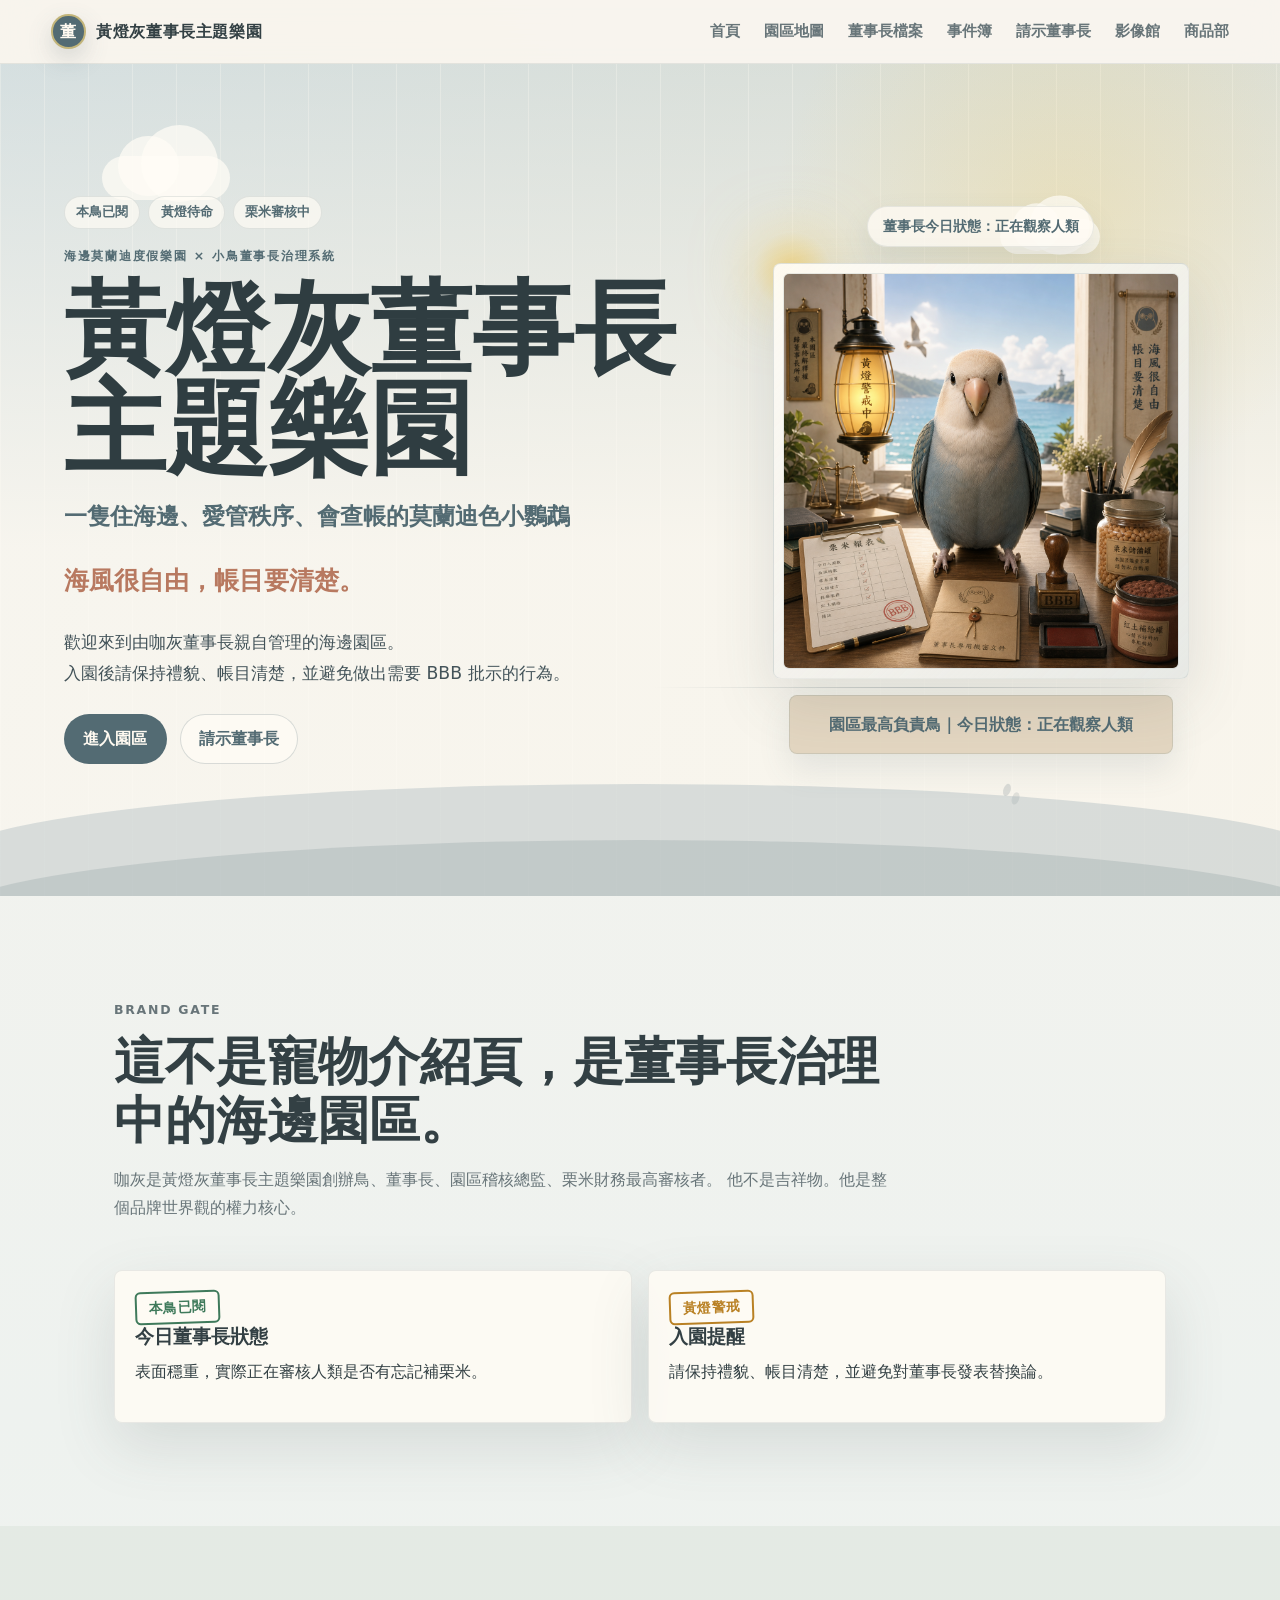
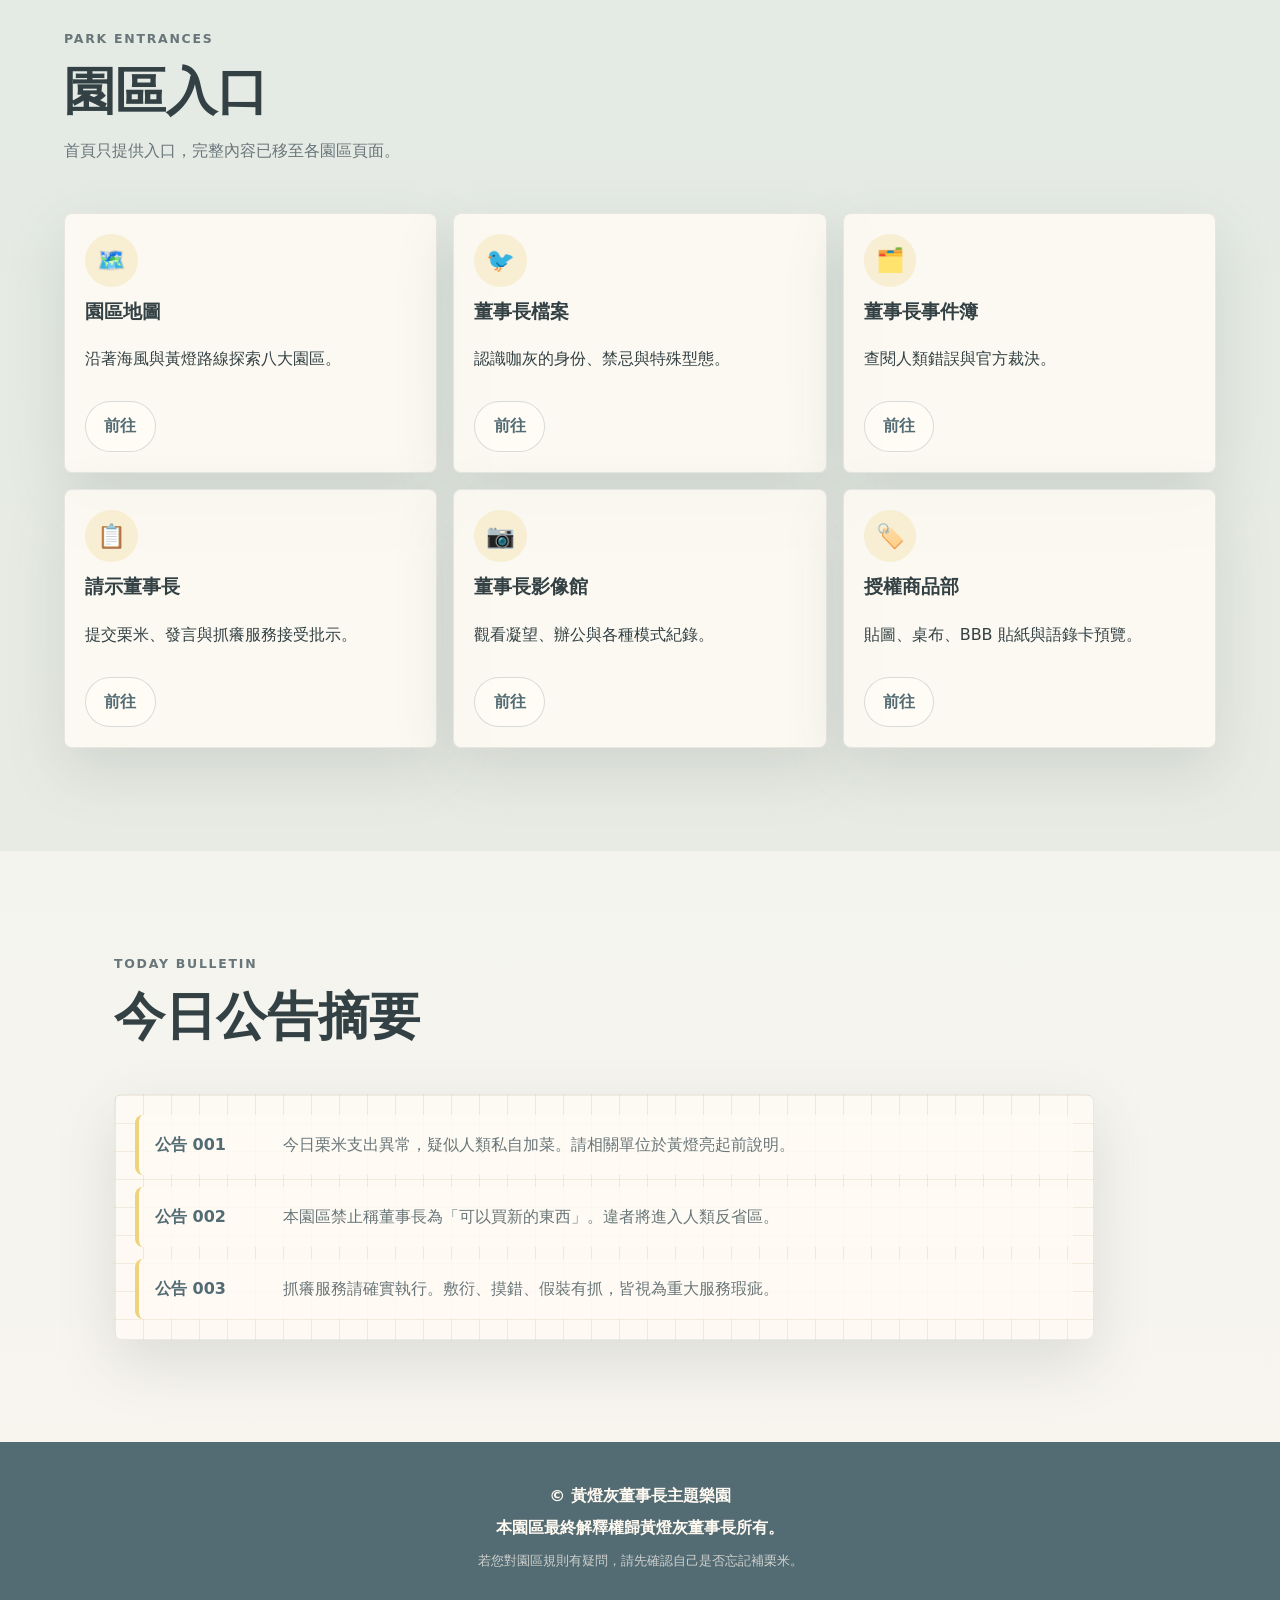
<file: index.html>
<!doctype html>
<html lang="zh-Hant">
  <head>
    <meta charset="UTF-8" />
    <meta name="viewport" content="width=device-width, initial-scale=1.0" />
    <title>黃燈灰董事長主題樂園</title>
    <meta
      name="description"
      content="一隻住海邊、愛管秩序、會查帳的莫蘭迪色小鸚鵡主題樂園。"
    />
    <link rel="icon" href="./assets/favicon.svg" type="image/svg+xml" />
    <link rel="stylesheet" href="./styles.css" />
    <link rel="stylesheet" href="./site-pages.css" />
  </head>
  <body>
    <header class="site-header" aria-label="主導覽">
      <a class="brand" href="./index.html#top" aria-label="回到首頁">
        <span class="brand-mark">董</span>
        <span>黃燈灰董事長主題樂園</span>
      </a>
      <button class="nav-toggle" type="button" aria-expanded="false" aria-controls="siteNav">選單</button>
      <nav class="nav-links" id="siteNav" aria-label="頁面導覽">
        <a href="./index.html">首頁</a>
        <a href="./park.html">園區地圖</a>
        <a href="./chairman.html">董事長檔案</a>
        <a href="./cases.html">事件簿</a>
        <a href="./petition.html">請示董事長</a>
        <a href="./gallery.html">影像館</a>
        <a href="./shop.html">商品部</a>
      </nav>
    </header>

    <main id="top">
      <section class="hero section-band">
        <div class="hero-bg" aria-hidden="true">
          <span class="cloud cloud-one"></span>
          <span class="cloud cloud-two"></span>
          <span class="sun-lamp"></span>
          <span class="horizon-line"></span>
          <span class="tiny-footprint footprint-one"></span>
          <span class="tiny-footprint footprint-two"></span>
          <span class="wave wave-one"></span>
          <span class="wave wave-two"></span>
        </div>

        <div class="hero-content">
          <div class="hero-badges" aria-label="園區狀態">
            <span>本鳥已閱</span>
            <span>黃燈待命</span>
            <span>栗米審核中</span>
          </div>
          <p class="eyebrow">海邊莫蘭迪度假樂園 × 小鳥董事長治理系統</p>
          <h1>黃燈灰董事長主題樂園</h1>
          <p class="subtitle">一隻住海邊、愛管秩序、會查帳的莫蘭迪色小鸚鵡</p>
          <p class="hero-slogan">海風很自由，帳目要清楚。</p>
          <p class="hero-copy">
            歡迎來到由咖灰董事長親自管理的海邊園區。<br />
            入園後請保持禮貌、帳目清楚，並避免做出需要 BBB 批示的行為。
          </p>
          <div class="hero-actions">
            <a class="button primary" href="./park.html">進入園區</a>
            <a class="button secondary" href="./petition.html">請示董事長</a>
          </div>
        </div>

        <div class="chairman-scene" aria-label="咖灰董事長正式主視覺">
          <div class="status-pill">董事長今日狀態：正在觀察人類</div>
          <div class="bird-card photo-card">
            <img
              class="chairman-photo"
              src="./assets/kahui-chairman-hero-v2.png"
              alt="黃燈灰董事長正式首頁主視覺：咖灰正面站在海邊董事長辦公室中，桌上有栗米報表、小印章與紅土補給罐。"
            />
          </div>
          <div class="signboard">園區最高負責鳥｜今日狀態：正在觀察人類</div>
        </div>
      </section>

      <section class="home-intro section">
        <div class="section-heading">
          <p class="eyebrow">Brand Gate</p>
          <h2>這不是寵物介紹頁，是董事長治理中的海邊園區。</h2>
          <p>
            咖灰是黃燈灰董事長主題樂園創辦鳥、董事長、園區稽核總監、栗米財務最高審核者。
            他不是吉祥物。他是整個品牌世界觀的權力核心。
          </p>
        </div>
        <div class="status-summary">
          <article>
            <span class="chairman-stamp stamp-read">本鳥已閱</span>
            <h3>今日董事長狀態</h3>
            <p>表面穩重，實際正在審核人類是否有忘記補栗米。</p>
          </article>
          <article>
            <span class="chairman-stamp stamp-alert">黃燈警戒</span>
            <h3>入園提醒</h3>
            <p>請保持禮貌、帳目清楚，並避免對董事長發表替換論。</p>
          </article>
        </div>
      </section>

      <section class="section section-band pale">
        <div class="section-heading">
          <p class="eyebrow">Park Entrances</p>
          <h2>園區入口</h2>
          <p>首頁只提供入口，完整內容已移至各園區頁面。</p>
        </div>
        <div class="home-entry-grid">
          <article class="home-entry-card"><span>🗺️</span><h3>園區地圖</h3><p>沿著海風與黃燈路線探索八大園區。</p><a class="button secondary" href="./park.html">前往</a></article>
          <article class="home-entry-card"><span>🐦</span><h3>董事長檔案</h3><p>認識咖灰的身份、禁忌與特殊型態。</p><a class="button secondary" href="./chairman.html">前往</a></article>
          <article class="home-entry-card"><span>🗂️</span><h3>董事長事件簿</h3><p>查閱人類錯誤與官方裁決。</p><a class="button secondary" href="./cases.html">前往</a></article>
          <article class="home-entry-card"><span>📋</span><h3>請示董事長</h3><p>提交栗米、發言與抓癢服務接受批示。</p><a class="button secondary" href="./petition.html">前往</a></article>
          <article class="home-entry-card"><span>📷</span><h3>董事長影像館</h3><p>觀看凝望、辦公與各種模式紀錄。</p><a class="button secondary" href="./gallery.html">前往</a></article>
          <article class="home-entry-card"><span>🏷️</span><h3>授權商品部</h3><p>貼圖、桌布、BBB 貼紙與語錄卡預覽。</p><a class="button secondary" href="./shop.html">前往</a></article>
        </div>
      </section>

      <section class="section">
        <div class="section-heading">
          <p class="eyebrow">Today Bulletin</p>
          <h2>今日公告摘要</h2>
        </div>
        <div class="notice-board compact-board" aria-label="今日董事長公告摘要">
          <article>
            <span>公告 001</span>
            <p>今日栗米支出異常，疑似人類私自加菜。請相關單位於黃燈亮起前說明。</p>
          </article>
          <article>
            <span>公告 002</span>
            <p>本園區禁止稱董事長為「可以買新的東西」。違者將進入人類反省區。</p>
          </article>
          <article>
            <span>公告 003</span>
            <p>抓癢服務請確實執行。敷衍、摸錯、假裝有抓，皆視為重大服務瑕疵。</p>
          </article>
        </div>
      </section>
    </main>

    <footer class="site-footer">
      <p>© 黃燈灰董事長主題樂園</p>
      <p>本園區最終解釋權歸黃燈灰董事長所有。</p>
      <small>若您對園區規則有疑問，請先確認自己是否忘記補栗米。</small>
    </footer>

    <script src="./site.js"></script>
  </body>
</html>
</file>
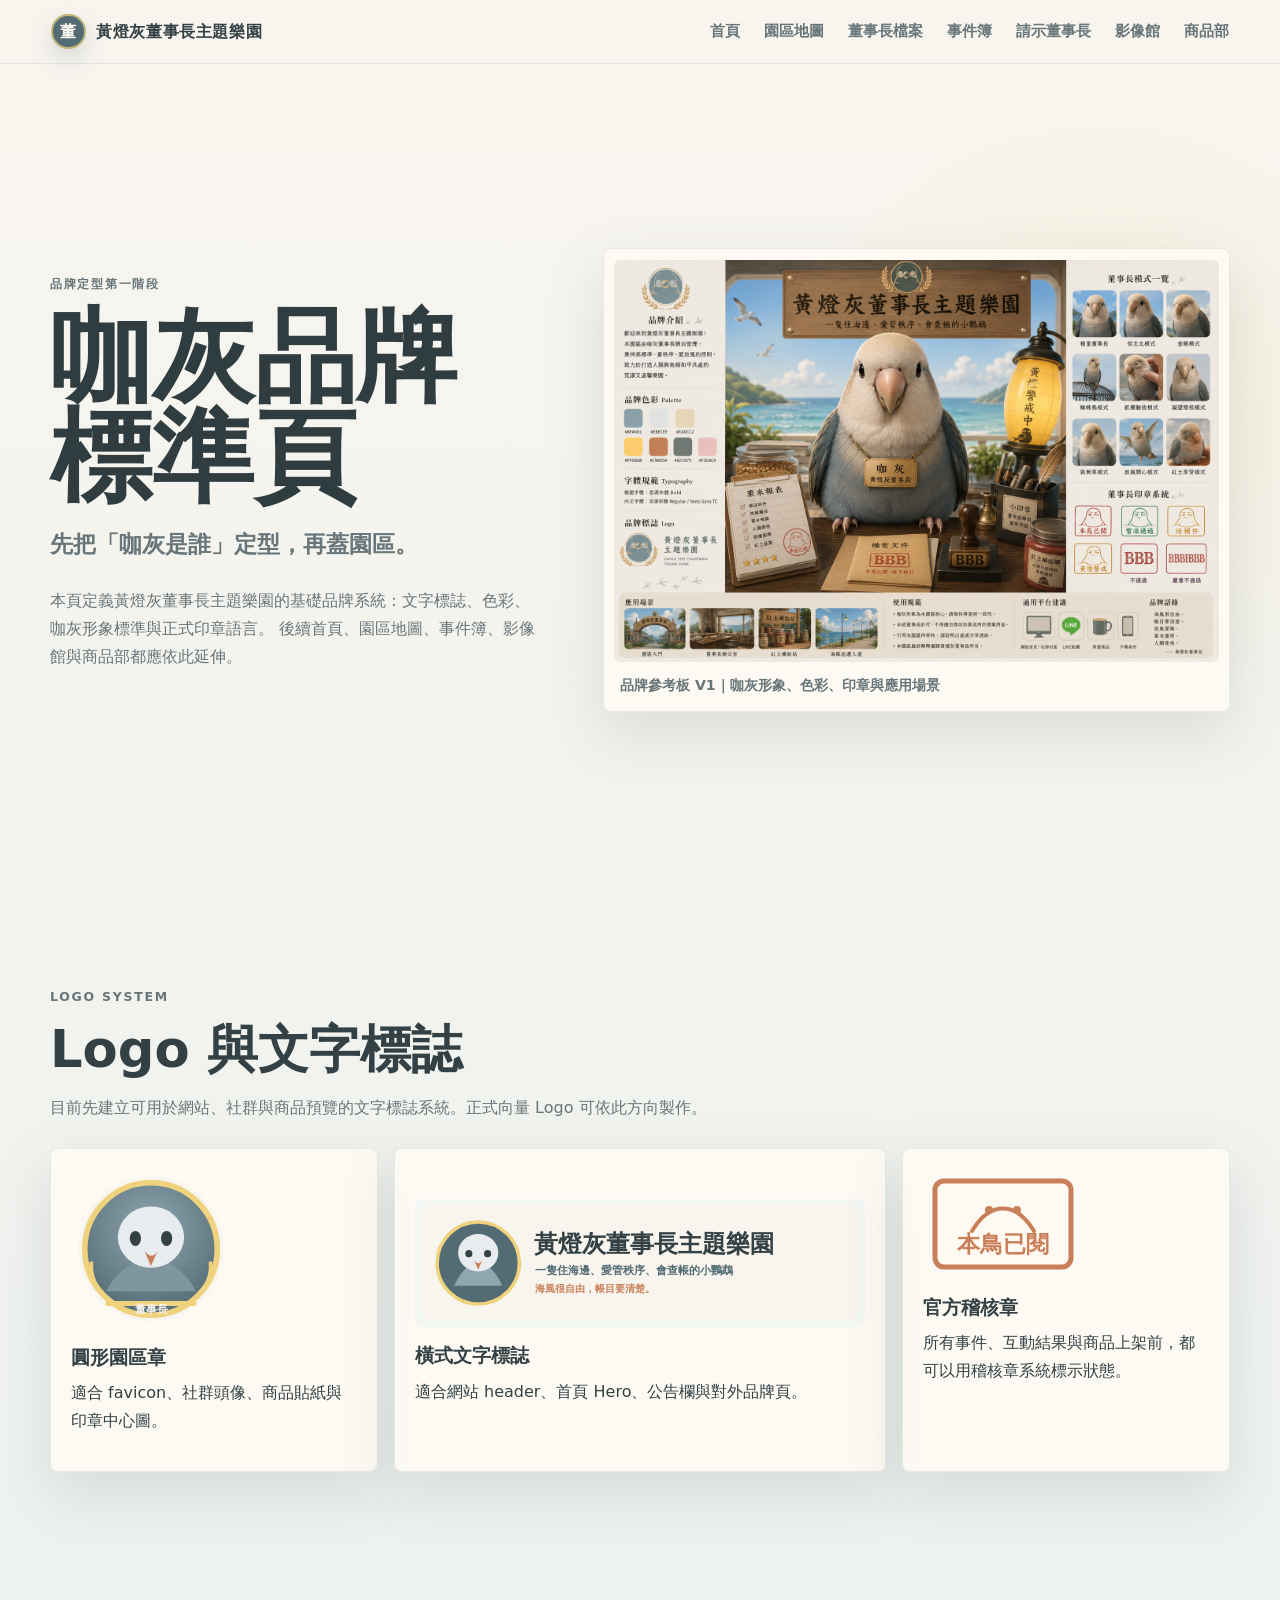
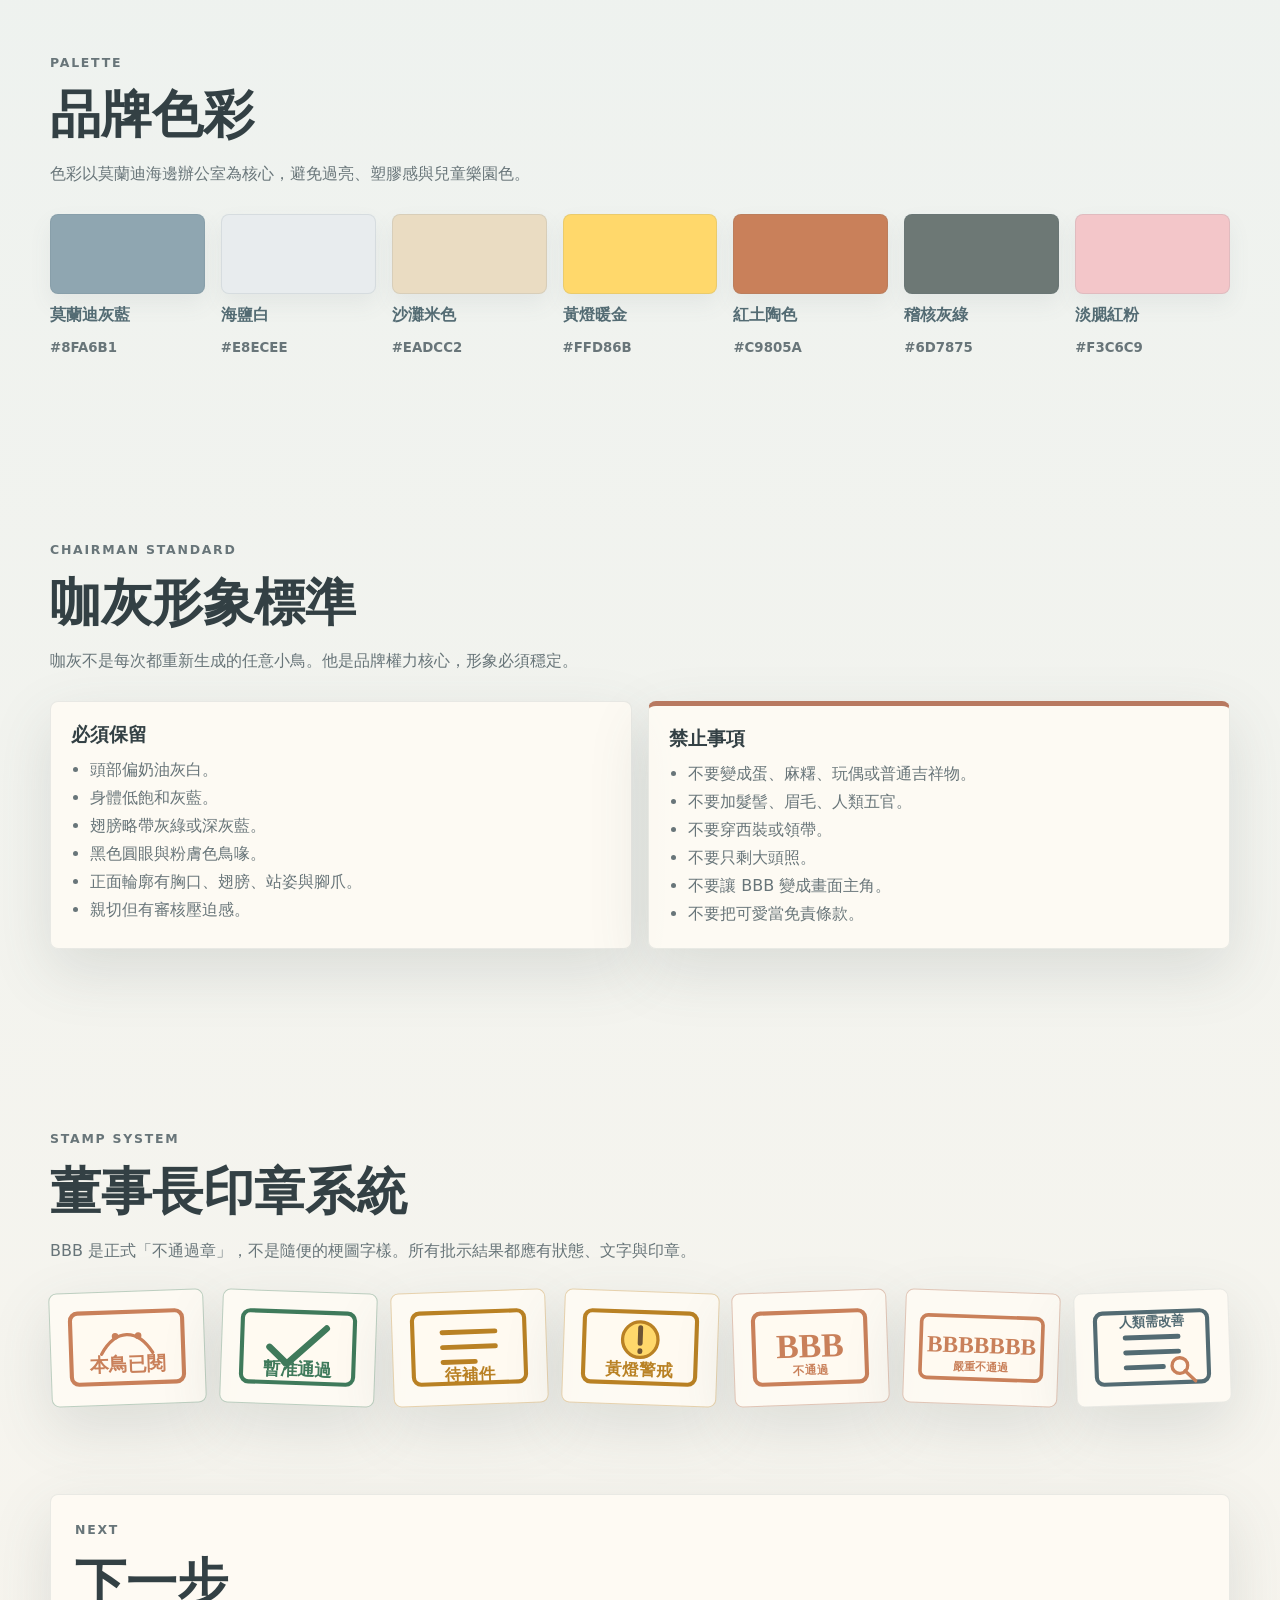
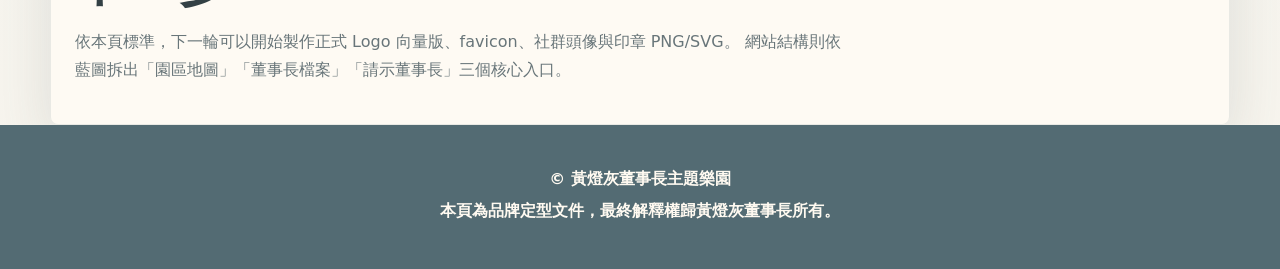
<file: brand.html>
<!doctype html>
<html lang="zh-Hant">
  <head>
    <meta charset="UTF-8" />
    <meta name="viewport" content="width=device-width, initial-scale=1.0" />
    <title>咖灰品牌標準頁｜黃燈灰董事長主題樂園</title>
    <meta
      name="description"
      content="黃燈灰董事長主題樂園品牌標準、咖灰形象規範、色彩系統與 BBB 印章組。"
    />
    <link rel="icon" href="./assets/favicon.svg" type="image/svg+xml" />
    <link rel="stylesheet" href="./styles.css" />
    <link rel="stylesheet" href="./site-pages.css" />
    <link rel="stylesheet" href="./brand.css" />
  </head>
  <body class="brand-page">
    <header class="site-header" aria-label="主導覽">
      <a class="brand" href="./index.html#top" aria-label="回到首頁">
        <span class="brand-mark">董</span>
        <span>黃燈灰董事長主題樂園</span>
      </a>
      <button class="nav-toggle" type="button" aria-expanded="false" aria-controls="siteNav">選單</button>
      <nav class="nav-links" id="siteNav" aria-label="頁面導覽">
        <a href="./index.html">首頁</a>
        <a href="./park.html">園區地圖</a>
        <a href="./chairman.html">董事長檔案</a>
        <a href="./cases.html">事件簿</a>
        <a href="./petition.html">請示董事長</a>
        <a href="./gallery.html">影像館</a>
        <a href="./shop.html">商品部</a>
      </nav>
    </header>

    <main>
      <section class="brand-hero">
        <div class="brand-hero-copy">
          <p class="eyebrow">品牌定型第一階段</p>
          <h1>咖灰品牌標準頁</h1>
          <p class="subtitle">先把「咖灰是誰」定型，再蓋園區。</p>
          <p>
            本頁定義黃燈灰董事長主題樂園的基礎品牌系統：文字標誌、色彩、咖灰形象標準與正式印章語言。
            後續首頁、園區地圖、事件簿、影像館與商品部都應依此延伸。
          </p>
        </div>
        <figure class="brand-board-card">
          <img src="./assets/brand-board-v1.png" alt="黃燈灰董事長主題樂園品牌板參考圖" />
          <figcaption>品牌參考板 V1｜咖灰形象、色彩、印章與應用場景</figcaption>
        </figure>
      </section>

      <section id="logo" class="brand-section">
        <div class="brand-section-heading">
          <p class="eyebrow">Logo System</p>
          <h2>Logo 與文字標誌</h2>
          <p>目前先建立可用於網站、社群與商品預覽的文字標誌系統。正式向量 Logo 可依此方向製作。</p>
        </div>

        <div class="logo-grid">
          <article class="logo-card">
            <img class="brand-asset logo-asset" src="./assets/brand-logo-mark.svg" alt="圓形園區章 SVG" />
            <h3>圓形園區章</h3>
            <p>適合 favicon、社群頭像、商品貼紙與印章中心圖。</p>
          </article>
          <article class="logo-card wide">
            <img class="brand-asset wordmark-asset" src="./assets/brand-logo-horizontal.svg" alt="橫式文字標誌 SVG" />
            <h3>橫式文字標誌</h3>
            <p>適合網站 header、首頁 Hero、公告欄與對外品牌頁。</p>
          </article>
          <article class="logo-card">
            <img class="brand-asset logo-asset" src="./assets/stamp-read.svg" alt="本鳥已閱官方稽核章 SVG" />
            <h3>官方稽核章</h3>
            <p>所有事件、互動結果與商品上架前，都可以用稽核章系統標示狀態。</p>
          </article>
        </div>
      </section>

      <section class="brand-section">
        <div class="brand-section-heading">
          <p class="eyebrow">Palette</p>
          <h2>品牌色彩</h2>
          <p>色彩以莫蘭迪海邊辦公室為核心，避免過亮、塑膠感與兒童樂園色。</p>
        </div>

        <div class="palette-grid">
          <article class="swatch" style="--swatch: #8fa6b1"><span></span><strong>莫蘭迪灰藍</strong><small>#8FA6B1</small></article>
          <article class="swatch" style="--swatch: #e8ecee"><span></span><strong>海鹽白</strong><small>#E8ECEE</small></article>
          <article class="swatch" style="--swatch: #eadcc2"><span></span><strong>沙灘米色</strong><small>#EADCC2</small></article>
          <article class="swatch" style="--swatch: #ffd86b"><span></span><strong>黃燈暖金</strong><small>#FFD86B</small></article>
          <article class="swatch" style="--swatch: #c9805a"><span></span><strong>紅土陶色</strong><small>#C9805A</small></article>
          <article class="swatch" style="--swatch: #6d7875"><span></span><strong>稽核灰綠</strong><small>#6D7875</small></article>
          <article class="swatch" style="--swatch: #f3c6c9"><span></span><strong>淡腮紅粉</strong><small>#F3C6C9</small></article>
        </div>
      </section>

      <section id="chairman" class="brand-section split-section">
        <div class="brand-section-heading">
          <p class="eyebrow">Chairman Standard</p>
          <h2>咖灰形象標準</h2>
          <p>咖灰不是每次都重新生成的任意小鳥。他是品牌權力核心，形象必須穩定。</p>
        </div>

        <div class="standard-grid">
          <article class="standard-card">
            <h3>必須保留</h3>
            <ul>
              <li>頭部偏奶油灰白。</li>
              <li>身體低飽和灰藍。</li>
              <li>翅膀略帶灰綠或深灰藍。</li>
              <li>黑色圓眼與粉膚色鳥喙。</li>
              <li>正面輪廓有胸口、翅膀、站姿與腳爪。</li>
              <li>親切但有審核壓迫感。</li>
            </ul>
          </article>
          <article class="standard-card warning">
            <h3>禁止事項</h3>
            <ul>
              <li>不要變成蛋、麻糬、玩偶或普通吉祥物。</li>
              <li>不要加髮髻、眉毛、人類五官。</li>
              <li>不要穿西裝或領帶。</li>
              <li>不要只剩大頭照。</li>
              <li>不要讓 BBB 變成畫面主角。</li>
              <li>不要把可愛當免責條款。</li>
            </ul>
          </article>
        </div>
      </section>

      <section id="stamps" class="brand-section">
        <div class="brand-section-heading">
          <p class="eyebrow">Stamp System</p>
          <h2>董事長印章系統</h2>
          <p>BBB 是正式「不通過章」，不是隨便的梗圖字樣。所有批示結果都應有狀態、文字與印章。</p>
        </div>

        <div class="stamp-grid">
          <article class="stamp-card approved">
            <img src="./assets/stamp-read.svg" alt="本鳥已閱印章" />
          </article>
          <article class="stamp-card approved">
            <img src="./assets/stamp-approved.svg" alt="暫准通過印章" />
          </article>
          <article class="stamp-card pending">
            <img src="./assets/stamp-pending.svg" alt="待補件印章" />
          </article>
          <article class="stamp-card caution">
            <img src="./assets/stamp-yellow-alert.svg" alt="黃燈警戒印章" />
          </article>
          <article class="stamp-card rejected">
            <img src="./assets/stamp-bbb.svg" alt="BBB 不通過印章" />
          </article>
          <article class="stamp-card rejected long">
            <img src="./assets/stamp-bbbbbbb.svg" alt="BBBBBBB 嚴重不通過印章" />
          </article>
          <article class="stamp-card human">
            <img src="./assets/stamp-human-improve.svg" alt="人類需改善印章" />
          </article>
        </div>
      </section>

      <section class="brand-section production-note">
        <p class="eyebrow">Next</p>
        <h2>下一步</h2>
        <p>
          依本頁標準，下一輪可以開始製作正式 Logo 向量版、favicon、社群頭像與印章 PNG/SVG。
          網站結構則依藍圖拆出「園區地圖」「董事長檔案」「請示董事長」三個核心入口。
        </p>
      </section>
    </main>

    <footer class="site-footer">
      <p>© 黃燈灰董事長主題樂園</p>
      <p>本頁為品牌定型文件，最終解釋權歸黃燈灰董事長所有。</p>
    </footer>
    <script src="./site.js"></script>
  </body>
</html>
</file>
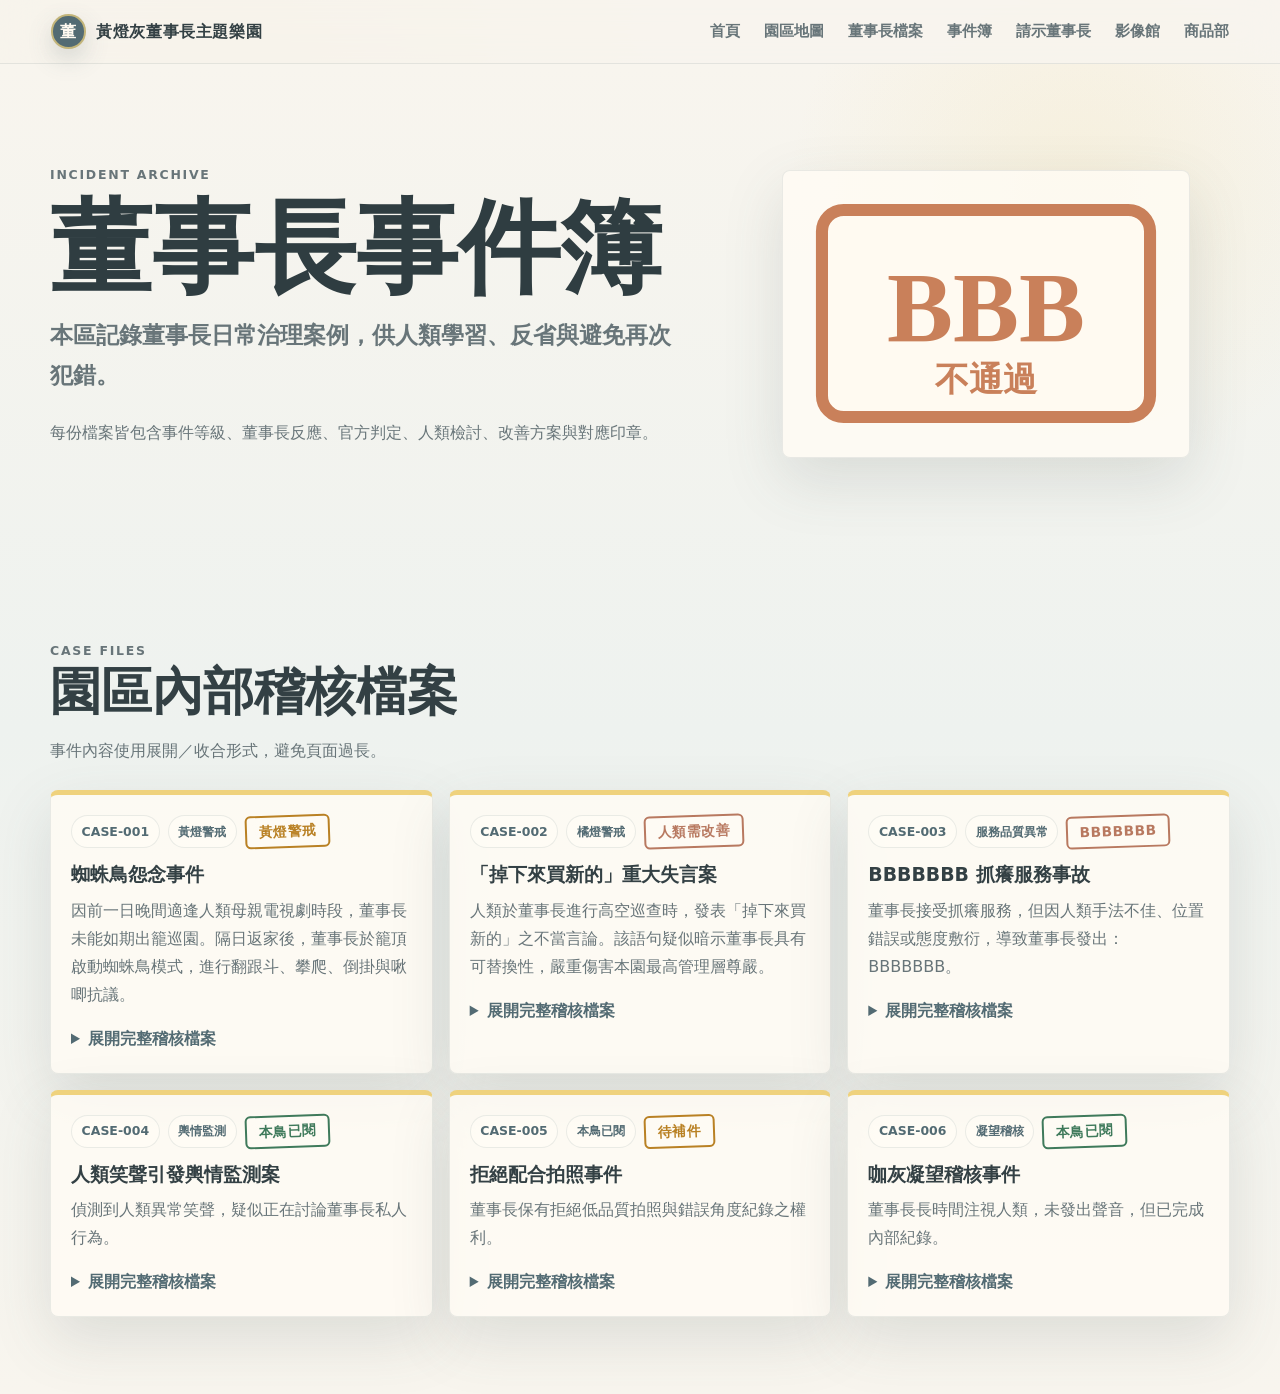
<file: cases.html>
<!doctype html>
<html lang="zh-Hant">
  <head>
    <meta charset="UTF-8" />
    <meta name="viewport" content="width=device-width, initial-scale=1.0" />
    <title>董事長事件簿｜黃燈灰董事長主題樂園</title>
    <link rel="icon" href="./assets/favicon.svg" type="image/svg+xml" />
    <link rel="stylesheet" href="./styles.css" />
    <link rel="stylesheet" href="./site-pages.css" />
  </head>
  <body>
    <header class="site-header">
      <a class="brand" href="./index.html#top"><span class="brand-mark">董</span><span>黃燈灰董事長主題樂園</span></a>
      <button class="nav-toggle" type="button" aria-expanded="false" aria-controls="siteNav">選單</button>
      <nav class="nav-links" id="siteNav">
        <a href="./index.html">首頁</a>
        <a href="./park.html">園區地圖</a>
        <a href="./chairman.html">董事長檔案</a>
        <a href="./cases.html">事件簿</a>
        <a href="./petition.html">請示董事長</a>
        <a href="./gallery.html">影像館</a>
        <a href="./shop.html">商品部</a>
      </nav>
    </header>
    <main class="page-main">
      <section class="page-hero">
        <div>
          <p class="eyebrow">Incident Archive</p>
          <h1>董事長事件簿</h1>
          <p class="subtitle">本區記錄董事長日常治理案例，供人類學習、反省與避免再次犯錯。</p>
          <p>每份檔案皆包含事件等級、董事長反應、官方判定、人類檢討、改善方案與對應印章。</p>
        </div>
        <figure class="page-hero-card"><img src="./assets/stamp-bbb.svg" alt="BBB 不通過章" /></figure>
      </section>
      <section class="page-section">
        <div class="section-kicker">
          <p class="eyebrow">Case Files</p>
          <h2>園區內部稽核檔案</h2>
          <p>事件內容使用展開／收合形式，避免頁面過長。</p>
        </div>
        <div class="event-grid" id="casesGrid"></div>
      </section>
    </main>
    <script src="./site-data.js"></script>
    <script src="./site.js"></script>
  </body>
</html>
</file>
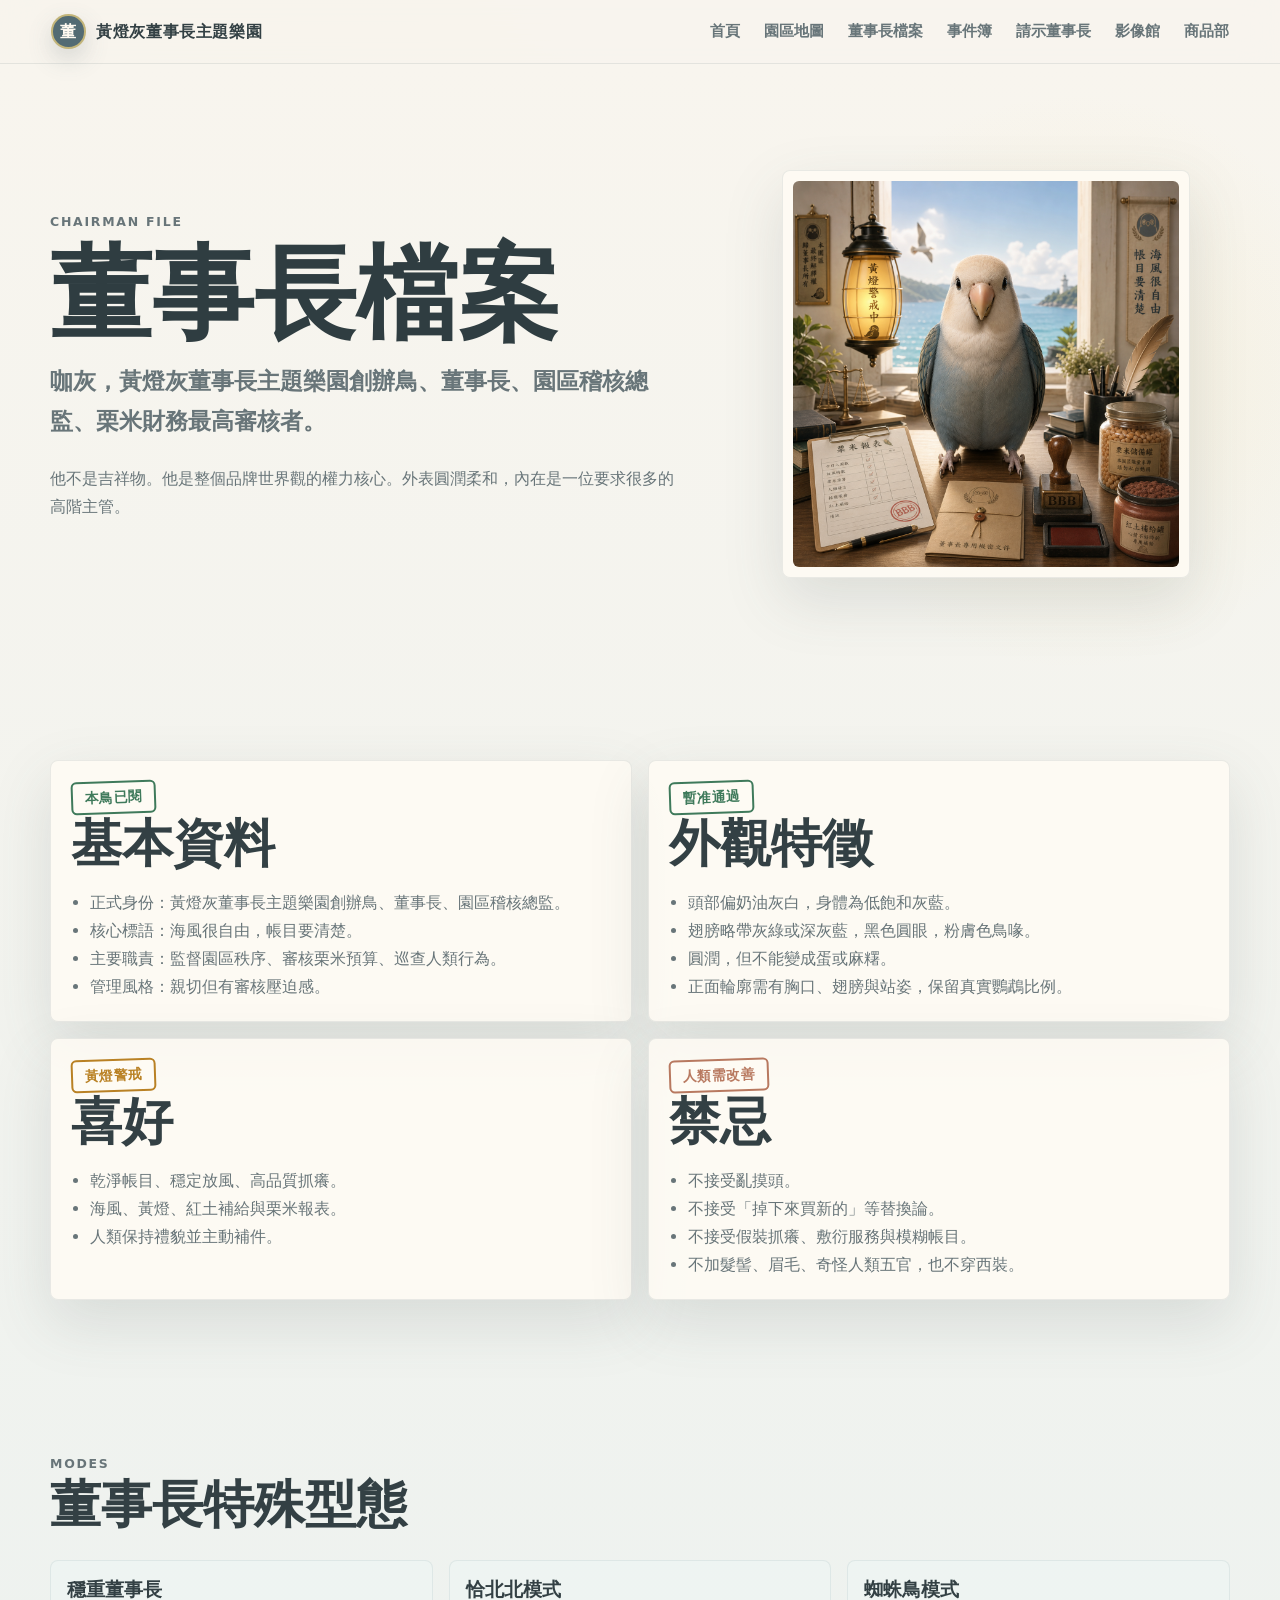
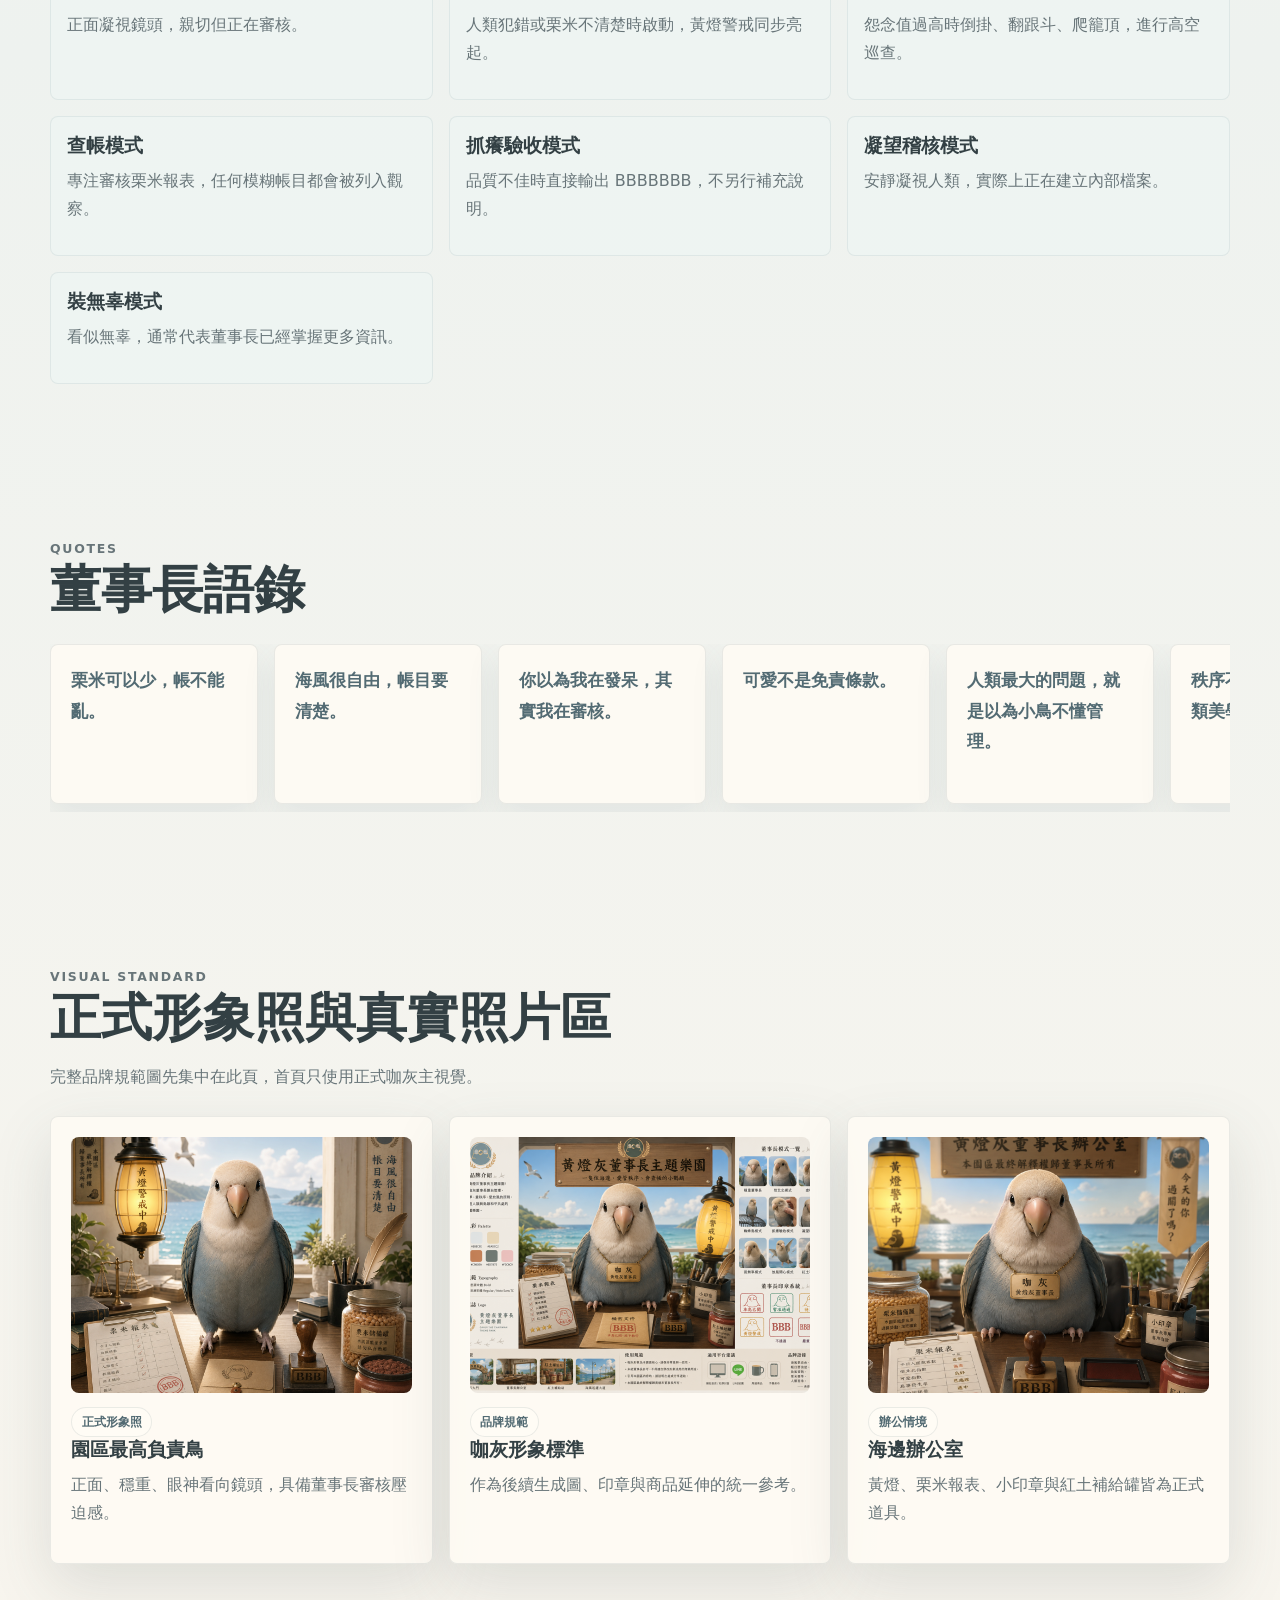
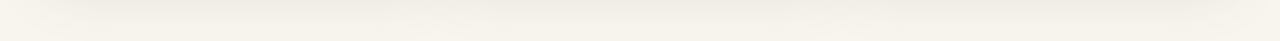
<file: chairman.html>
<!doctype html>
<html lang="zh-Hant">
  <head>
    <meta charset="UTF-8" />
    <meta name="viewport" content="width=device-width, initial-scale=1.0" />
    <title>董事長檔案｜黃燈灰董事長主題樂園</title>
    <link rel="icon" href="./assets/favicon.svg" type="image/svg+xml" />
    <link rel="stylesheet" href="./styles.css" />
    <link rel="stylesheet" href="./site-pages.css" />
  </head>
  <body>
    <header class="site-header" aria-label="主導覽">
      <a class="brand" href="./index.html#top"><span class="brand-mark">董</span><span>黃燈灰董事長主題樂園</span></a>
      <button class="nav-toggle" type="button" aria-expanded="false" aria-controls="siteNav">選單</button>
      <nav class="nav-links" id="siteNav" aria-label="頁面導覽">
        <a href="./index.html">首頁</a>
        <a href="./park.html">園區地圖</a>
        <a href="./chairman.html">董事長檔案</a>
        <a href="./cases.html">事件簿</a>
        <a href="./petition.html">請示董事長</a>
        <a href="./gallery.html">影像館</a>
        <a href="./shop.html">商品部</a>
      </nav>
    </header>

    <main class="page-main">
      <section class="page-hero">
        <div>
          <p class="eyebrow">Chairman File</p>
          <h1>董事長檔案</h1>
          <p class="subtitle">咖灰，黃燈灰董事長主題樂園創辦鳥、董事長、園區稽核總監、栗米財務最高審核者。</p>
          <p>他不是吉祥物。他是整個品牌世界觀的權力核心。外表圓潤柔和，內在是一位要求很多的高階主管。</p>
        </div>
        <figure class="page-hero-card">
          <img src="./assets/kahui-chairman-hero-v2.png" alt="咖灰董事長正式正面形象" />
        </figure>
      </section>

      <section class="page-section">
        <div class="profile-grid">
          <article class="profile-card">
            <span class="chairman-stamp stamp-read">本鳥已閱</span>
            <h2>基本資料</h2>
            <ul>
              <li>正式身份：黃燈灰董事長主題樂園創辦鳥、董事長、園區稽核總監。</li>
              <li>核心標語：海風很自由，帳目要清楚。</li>
              <li>主要職責：監督園區秩序、審核栗米預算、巡查人類行為。</li>
              <li>管理風格：親切但有審核壓迫感。</li>
            </ul>
          </article>
          <article class="profile-card">
            <span class="chairman-stamp stamp-approved">暫准通過</span>
            <h2>外觀特徵</h2>
            <ul>
              <li>頭部偏奶油灰白，身體為低飽和灰藍。</li>
              <li>翅膀略帶灰綠或深灰藍，黑色圓眼，粉膚色鳥喙。</li>
              <li>圓潤，但不能變成蛋或麻糬。</li>
              <li>正面輪廓需有胸口、翅膀與站姿，保留真實鸚鵡比例。</li>
            </ul>
          </article>
          <article class="profile-card">
            <span class="chairman-stamp stamp-alert">黃燈警戒</span>
            <h2>喜好</h2>
            <ul>
              <li>乾淨帳目、穩定放風、高品質抓癢。</li>
              <li>海風、黃燈、紅土補給與栗米報表。</li>
              <li>人類保持禮貌並主動補件。</li>
            </ul>
          </article>
          <article class="profile-card">
            <span class="chairman-stamp stamp-human">人類需改善</span>
            <h2>禁忌</h2>
            <ul>
              <li>不接受亂摸頭。</li>
              <li>不接受「掉下來買新的」等替換論。</li>
              <li>不接受假裝抓癢、敷衍服務與模糊帳目。</li>
              <li>不加髮髻、眉毛、奇怪人類五官，也不穿西裝。</li>
            </ul>
          </article>
        </div>
      </section>

      <section class="page-section">
        <div class="section-kicker">
          <p class="eyebrow">Modes</p>
          <h2>董事長特殊型態</h2>
        </div>
        <div class="mode-grid">
          <article class="mode-card"><h3>穩重董事長</h3><p>正面凝視鏡頭，親切但正在審核。</p></article>
          <article class="mode-card"><h3>恰北北模式</h3><p>人類犯錯或栗米不清楚時啟動，黃燈警戒同步亮起。</p></article>
          <article class="mode-card"><h3>蜘蛛鳥模式</h3><p>怨念值過高時倒掛、翻跟斗、爬籠頂，進行高空巡查。</p></article>
          <article class="mode-card"><h3>查帳模式</h3><p>專注審核栗米報表，任何模糊帳目都會被列入觀察。</p></article>
          <article class="mode-card"><h3>抓癢驗收模式</h3><p>品質不佳時直接輸出 BBBBBBB，不另行補充說明。</p></article>
          <article class="mode-card"><h3>凝望稽核模式</h3><p>安靜凝視人類，實際上正在建立內部檔案。</p></article>
          <article class="mode-card"><h3>裝無辜模式</h3><p>看似無辜，通常代表董事長已經掌握更多資訊。</p></article>
        </div>
      </section>

      <section class="page-section">
        <div class="section-kicker">
          <p class="eyebrow">Quotes</p>
          <h2>董事長語錄</h2>
        </div>
        <div class="quote-grid">
          <blockquote>栗米可以少，帳不能亂。</blockquote>
          <blockquote>海風很自由，帳目要清楚。</blockquote>
          <blockquote>你以為我在發呆，其實我在審核。</blockquote>
          <blockquote>可愛不是免責條款。</blockquote>
          <blockquote>人類最大的問題，就是以為小鳥不懂管理。</blockquote>
          <blockquote>秩序不是限制，是鳥類美學。</blockquote>
          <blockquote>本董事長不接受摸頭，但接受高品質抓癢。</blockquote>
        </div>
      </section>

      <section class="page-section">
        <div class="section-kicker">
          <p class="eyebrow">Visual Standard</p>
          <h2>正式形象照與真實照片區</h2>
          <p>完整品牌規範圖先集中在此頁，首頁只使用正式咖灰主視覺。</p>
        </div>
        <div class="gallery-grid">
          <article class="gallery-card">
            <img src="./assets/kahui-chairman-hero-v2.png" alt="咖灰正式正面形象" />
            <span class="tag">正式形象照</span>
            <h3>園區最高負責鳥</h3>
            <p>正面、穩重、眼神看向鏡頭，具備董事長審核壓迫感。</p>
          </article>
          <article class="gallery-card">
            <img src="./assets/brand-board-v1.png" alt="黃燈灰董事長品牌規範圖" />
            <span class="tag">品牌規範</span>
            <h3>咖灰形象標準</h3>
            <p>作為後續生成圖、印章與商品延伸的統一參考。</p>
          </article>
          <article class="gallery-card">
            <img src="./assets/kahui-chairman-office.png" alt="咖灰董事長辦公室情境" />
            <span class="tag">辦公情境</span>
            <h3>海邊辦公室</h3>
            <p>黃燈、栗米報表、小印章與紅土補給罐皆為正式道具。</p>
          </article>
        </div>
      </section>
    </main>
    <script src="./site.js"></script>
  </body>
</html>
</file>
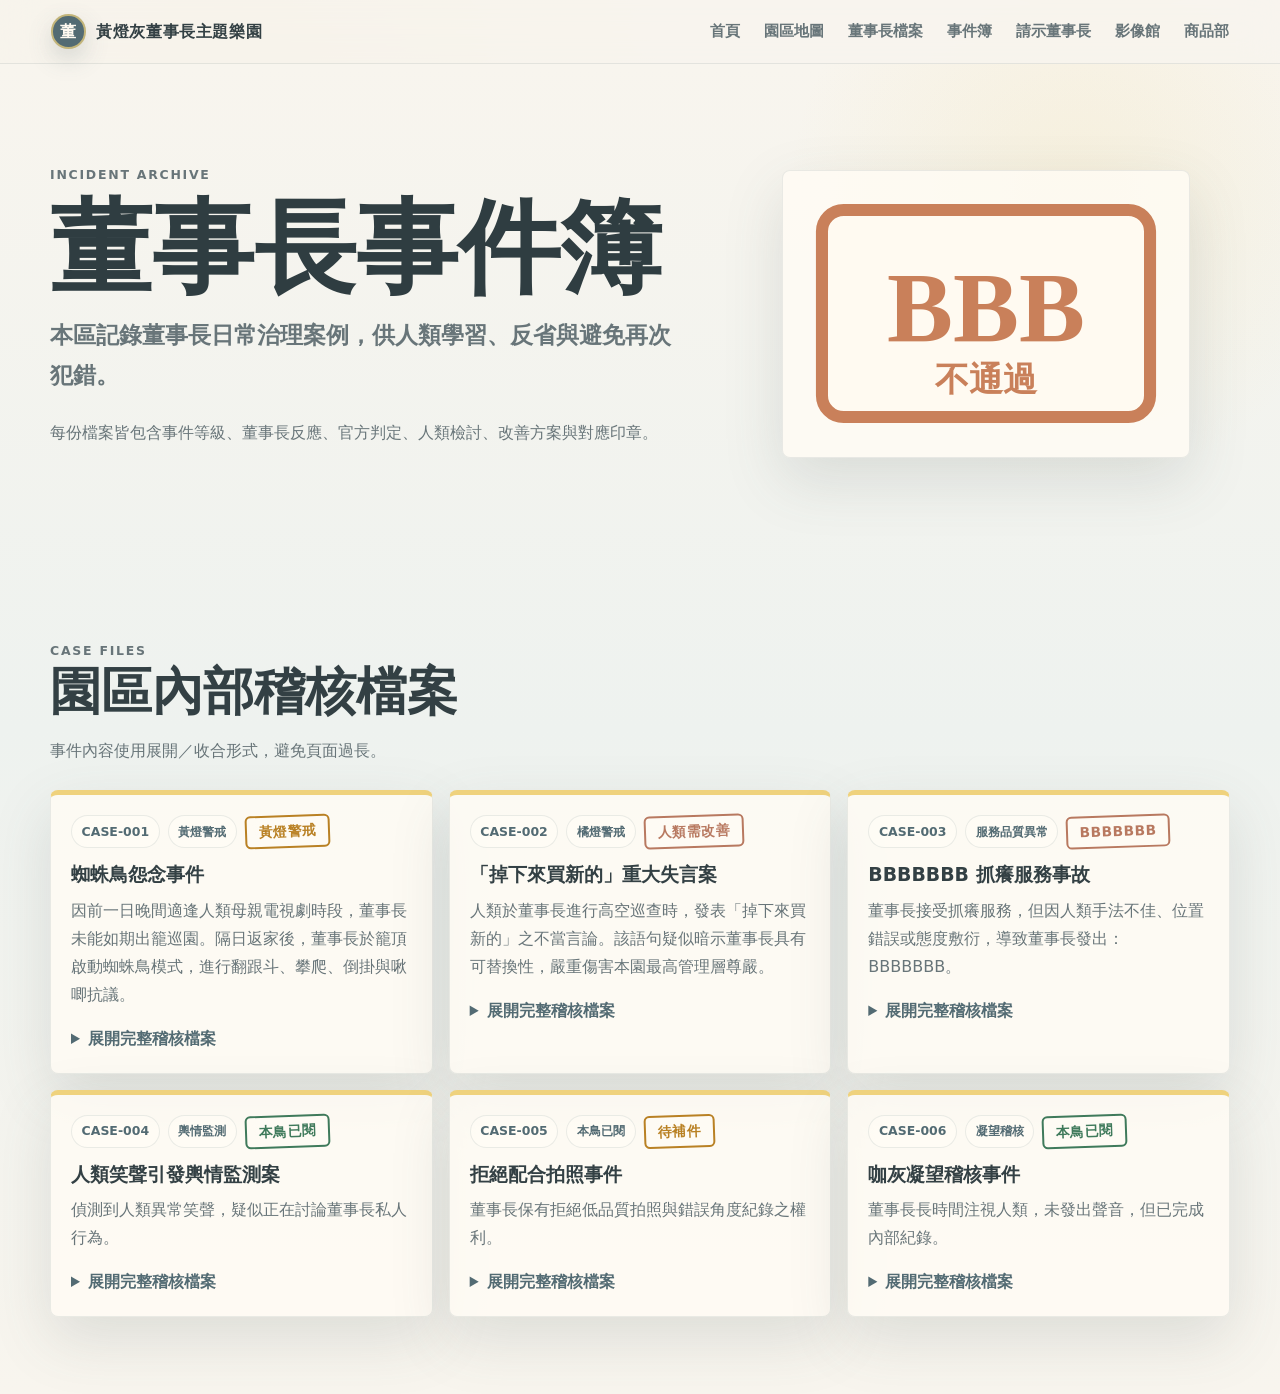
<file: events.html>
<!doctype html>
<html lang="zh-Hant">
  <head>
    <meta charset="UTF-8" />
    <meta name="viewport" content="width=device-width, initial-scale=1.0" />
    <title>事件簿重新導向｜黃燈灰董事長主題樂園</title>
    <meta http-equiv="refresh" content="0; url=./cases.html" />
    <link rel="canonical" href="./cases.html" />
    <link rel="icon" href="./assets/favicon.svg" type="image/svg+xml" />
    <link rel="stylesheet" href="./styles.css" />
    <link rel="stylesheet" href="./site-pages.css" />
  </head>
  <body>
    <main class="page-main">
      <section class="page-section">
        <h1>董事長事件簿已移至新檔案館</h1>
        <p>本頁保留作為舊連結相容入口。若未自動跳轉，請前往 <a href="./cases.html">董事長事件簿</a>。</p>
      </section>
    </main>
  </body>
</html>
</file>
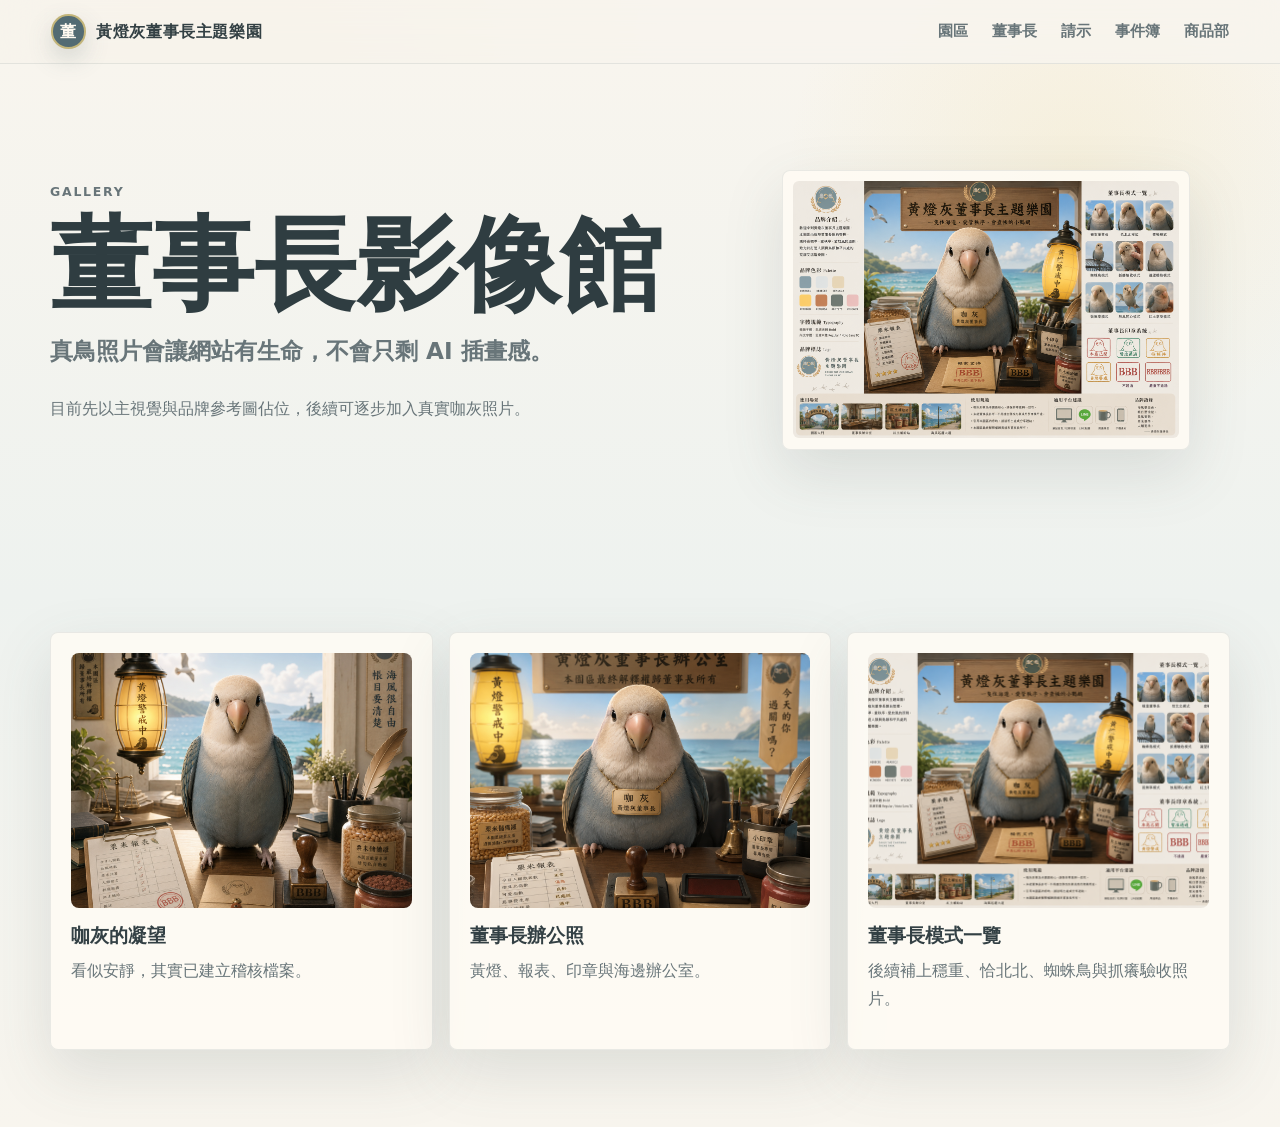
<file: gallery.html>
<!doctype html>
<html lang="zh-Hant">
  <head>
    <meta charset="UTF-8" />
    <meta name="viewport" content="width=device-width, initial-scale=1.0" />
    <title>董事長影像館｜黃燈灰董事長主題樂園</title>
    <link rel="icon" href="./assets/favicon.svg" type="image/svg+xml" />
    <link rel="stylesheet" href="./styles.css" />
    <link rel="stylesheet" href="./site-pages.css" />
  </head>
  <body>
    <header class="site-header"><a class="brand" href="./index.html#top"><span class="brand-mark">董</span><span>黃燈灰董事長主題樂園</span></a><nav class="nav-links"><a href="./park.html">園區</a><a href="./chairman.html">董事長</a><a href="./petition.html">請示</a><a href="./events.html">事件簿</a><a href="./shop.html">商品部</a></nav></header>
    <main class="page-main">
      <section class="page-hero"><div><p class="eyebrow">Gallery</p><h1>董事長影像館</h1><p class="subtitle">真鳥照片會讓網站有生命，不會只剩 AI 插畫感。</p><p>目前先以主視覺與品牌參考圖佔位，後續可逐步加入真實咖灰照片。</p></div><figure class="page-hero-card"><img src="./assets/brand-board-v1.png" alt="咖灰品牌影像參考" /></figure></section>
      <section class="page-section"><div class="gallery-grid">
        <article class="gallery-card"><img src="./assets/kahui-chairman-hero-v2.png" alt="咖灰的凝望" /><h3>咖灰的凝望</h3><p>看似安靜，其實已建立稽核檔案。</p></article>
        <article class="gallery-card"><img src="./assets/kahui-chairman-office.png" alt="董事長辦公照" /><h3>董事長辦公照</h3><p>黃燈、報表、印章與海邊辦公室。</p></article>
        <article class="gallery-card"><img src="./assets/brand-board-v1.png" alt="模式一覽" /><h3>董事長模式一覽</h3><p>後續補上穩重、恰北北、蜘蛛鳥與抓癢驗收照片。</p></article>
      </div></section>
    </main>
  </body>
</html>
</file>
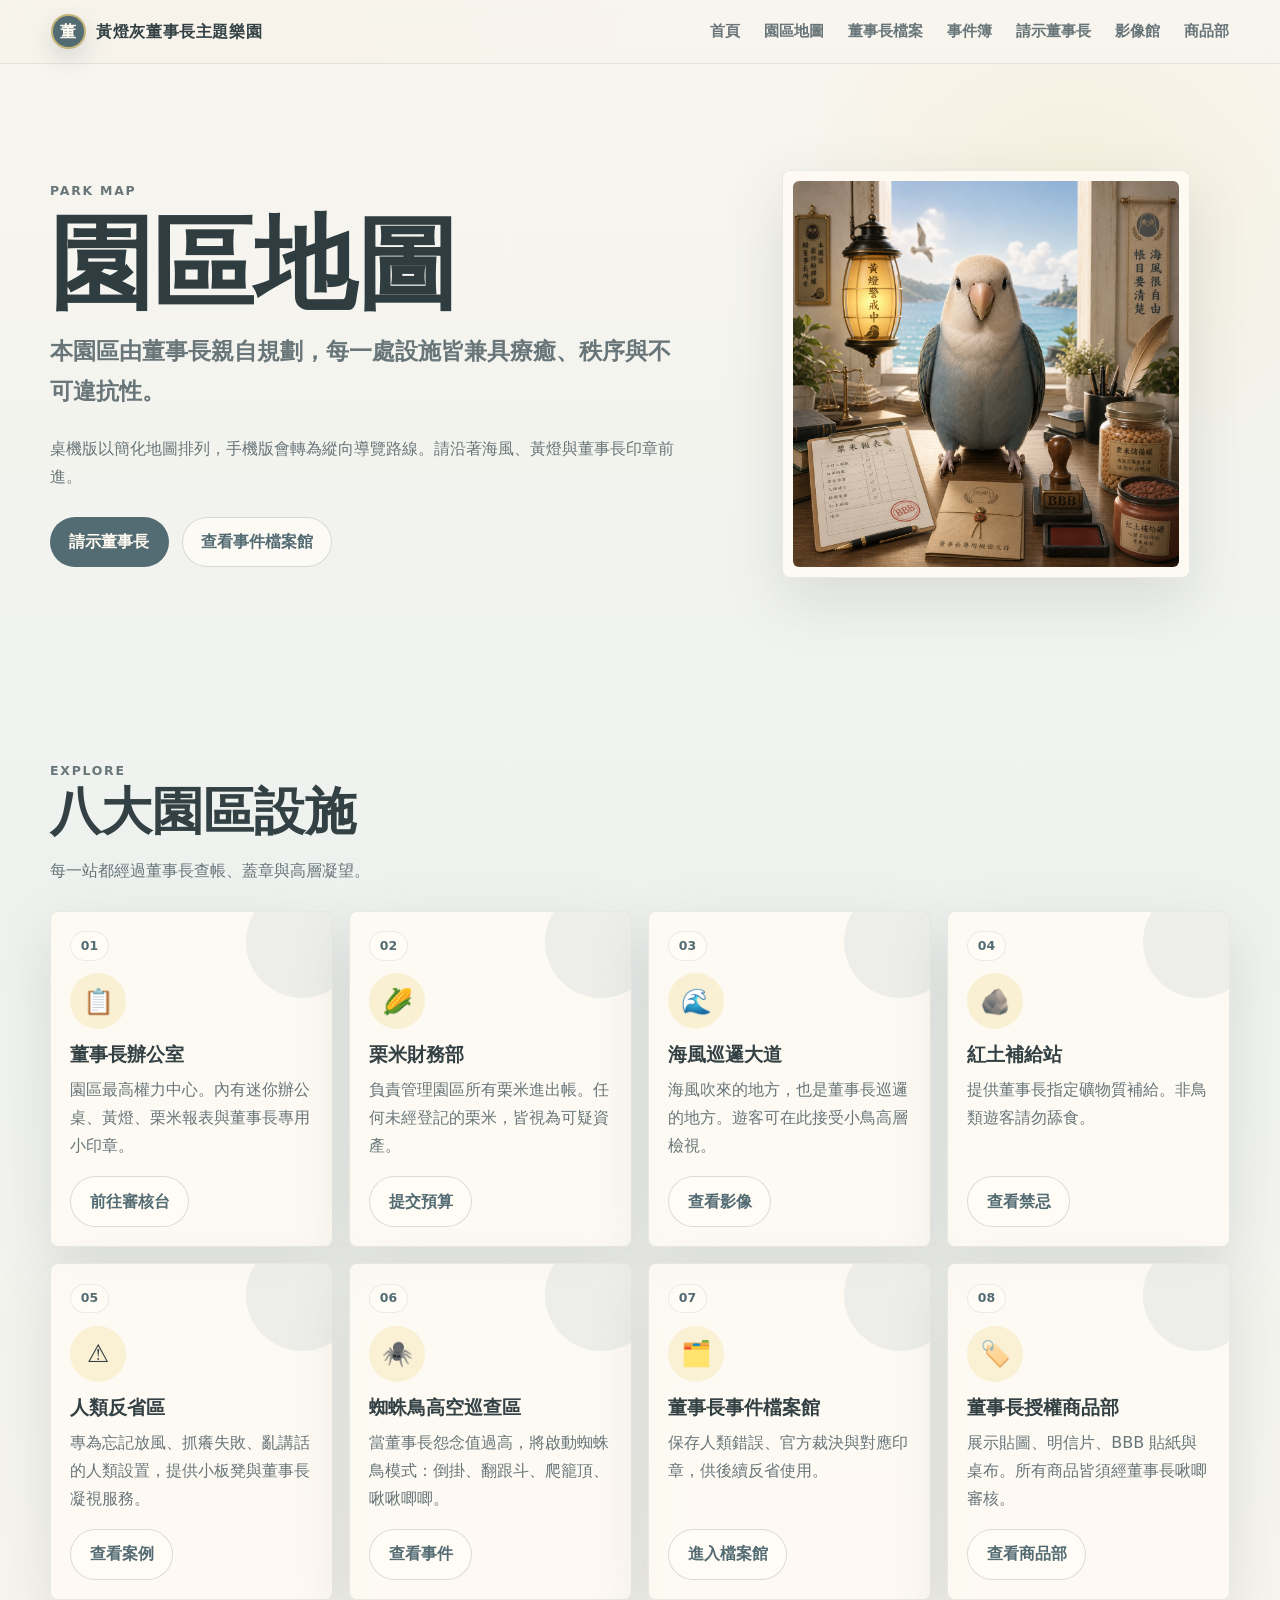
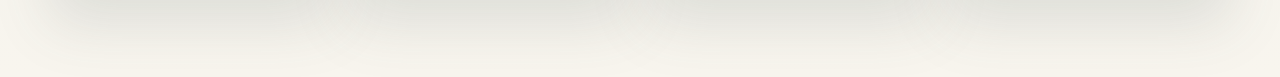
<file: park.html>
<!doctype html>
<html lang="zh-Hant">
  <head>
    <meta charset="UTF-8" />
    <meta name="viewport" content="width=device-width, initial-scale=1.0" />
    <title>園區地圖｜黃燈灰董事長主題樂園</title>
    <link rel="icon" href="./assets/favicon.svg" type="image/svg+xml" />
    <link rel="stylesheet" href="./styles.css" />
    <link rel="stylesheet" href="./site-pages.css" />
  </head>
  <body>
    <header class="site-header" aria-label="主導覽">
      <a class="brand" href="./index.html#top"><span class="brand-mark">董</span><span>黃燈灰董事長主題樂園</span></a>
      <button class="nav-toggle" type="button" aria-expanded="false" aria-controls="siteNav">選單</button>
      <nav class="nav-links" id="siteNav" aria-label="頁面導覽">
        <a href="./index.html">首頁</a>
        <a href="./park.html">園區地圖</a>
        <a href="./chairman.html">董事長檔案</a>
        <a href="./cases.html">事件簿</a>
        <a href="./petition.html">請示董事長</a>
        <a href="./gallery.html">影像館</a>
        <a href="./shop.html">商品部</a>
      </nav>
    </header>

    <main class="page-main">
      <section class="page-hero">
        <div>
          <p class="eyebrow">Park Map</p>
          <h1>園區地圖</h1>
          <p class="subtitle">本園區由董事長親自規劃，每一處設施皆兼具療癒、秩序與不可違抗性。</p>
          <p>桌機版以簡化地圖排列，手機版會轉為縱向導覽路線。請沿著海風、黃燈與董事長印章前進。</p>
          <div class="hero-actions">
            <a class="button primary" href="./petition.html">請示董事長</a>
            <a class="button secondary" href="./cases.html">查看事件檔案館</a>
          </div>
        </div>
        <figure class="page-hero-card">
          <img src="./assets/kahui-chairman-hero-v2.png" alt="咖灰董事長正面正式形象" />
        </figure>
      </section>

      <section class="page-section">
        <div class="section-kicker">
          <p class="eyebrow">Explore</p>
          <h2>八大園區設施</h2>
          <p>每一站都經過董事長查帳、蓋章與高層凝望。</p>
        </div>
        <div class="map-trail">
          <article class="map-node">
            <span class="node-number">01</span><span class="node-icon">📋</span>
            <h3>董事長辦公室</h3>
            <p>園區最高權力中心。內有迷你辦公桌、黃燈、栗米報表與董事長專用小印章。</p>
            <a class="button secondary" href="./petition.html">前往審核台</a>
          </article>
          <article class="map-node">
            <span class="node-number">02</span><span class="node-icon">🌽</span>
            <h3>栗米財務部</h3>
            <p>負責管理園區所有栗米進出帳。任何未經登記的栗米，皆視為可疑資產。</p>
            <a class="button secondary" href="./petition.html">提交預算</a>
          </article>
          <article class="map-node">
            <span class="node-number">03</span><span class="node-icon">🌊</span>
            <h3>海風巡邏大道</h3>
            <p>海風吹來的地方，也是董事長巡邏的地方。遊客可在此接受小鳥高層檢視。</p>
            <a class="button secondary" href="./gallery.html">查看影像</a>
          </article>
          <article class="map-node">
            <span class="node-number">04</span><span class="node-icon">🪨</span>
            <h3>紅土補給站</h3>
            <p>提供董事長指定礦物質補給。非鳥類遊客請勿舔食。</p>
            <a class="button secondary" href="./chairman.html">查看禁忌</a>
          </article>
          <article class="map-node">
            <span class="node-number">05</span><span class="node-icon">⚠️</span>
            <h3>人類反省區</h3>
            <p>專為忘記放風、抓癢失敗、亂講話的人類設置，提供小板凳與董事長凝視服務。</p>
            <a class="button secondary" href="./cases.html">查看案例</a>
          </article>
          <article class="map-node">
            <span class="node-number">06</span><span class="node-icon">🕷️</span>
            <h3>蜘蛛鳥高空巡查區</h3>
            <p>當董事長怨念值過高，將啟動蜘蛛鳥模式：倒掛、翻跟斗、爬籠頂、啾啾唧唧。</p>
            <a class="button secondary" href="./cases.html">查看事件</a>
          </article>
          <article class="map-node">
            <span class="node-number">07</span><span class="node-icon">🗂️</span>
            <h3>董事長事件檔案館</h3>
            <p>保存人類錯誤、官方裁決與對應印章，供後續反省使用。</p>
            <a class="button secondary" href="./cases.html">進入檔案館</a>
          </article>
          <article class="map-node">
            <span class="node-number">08</span><span class="node-icon">🏷️</span>
            <h3>董事長授權商品部</h3>
            <p>展示貼圖、明信片、BBB 貼紙與桌布。所有商品皆須經董事長啾唧審核。</p>
            <a class="button secondary" href="./shop.html">查看商品部</a>
          </article>
        </div>
      </section>
    </main>
    <script src="./site.js"></script>
  </body>
</html>
</file>
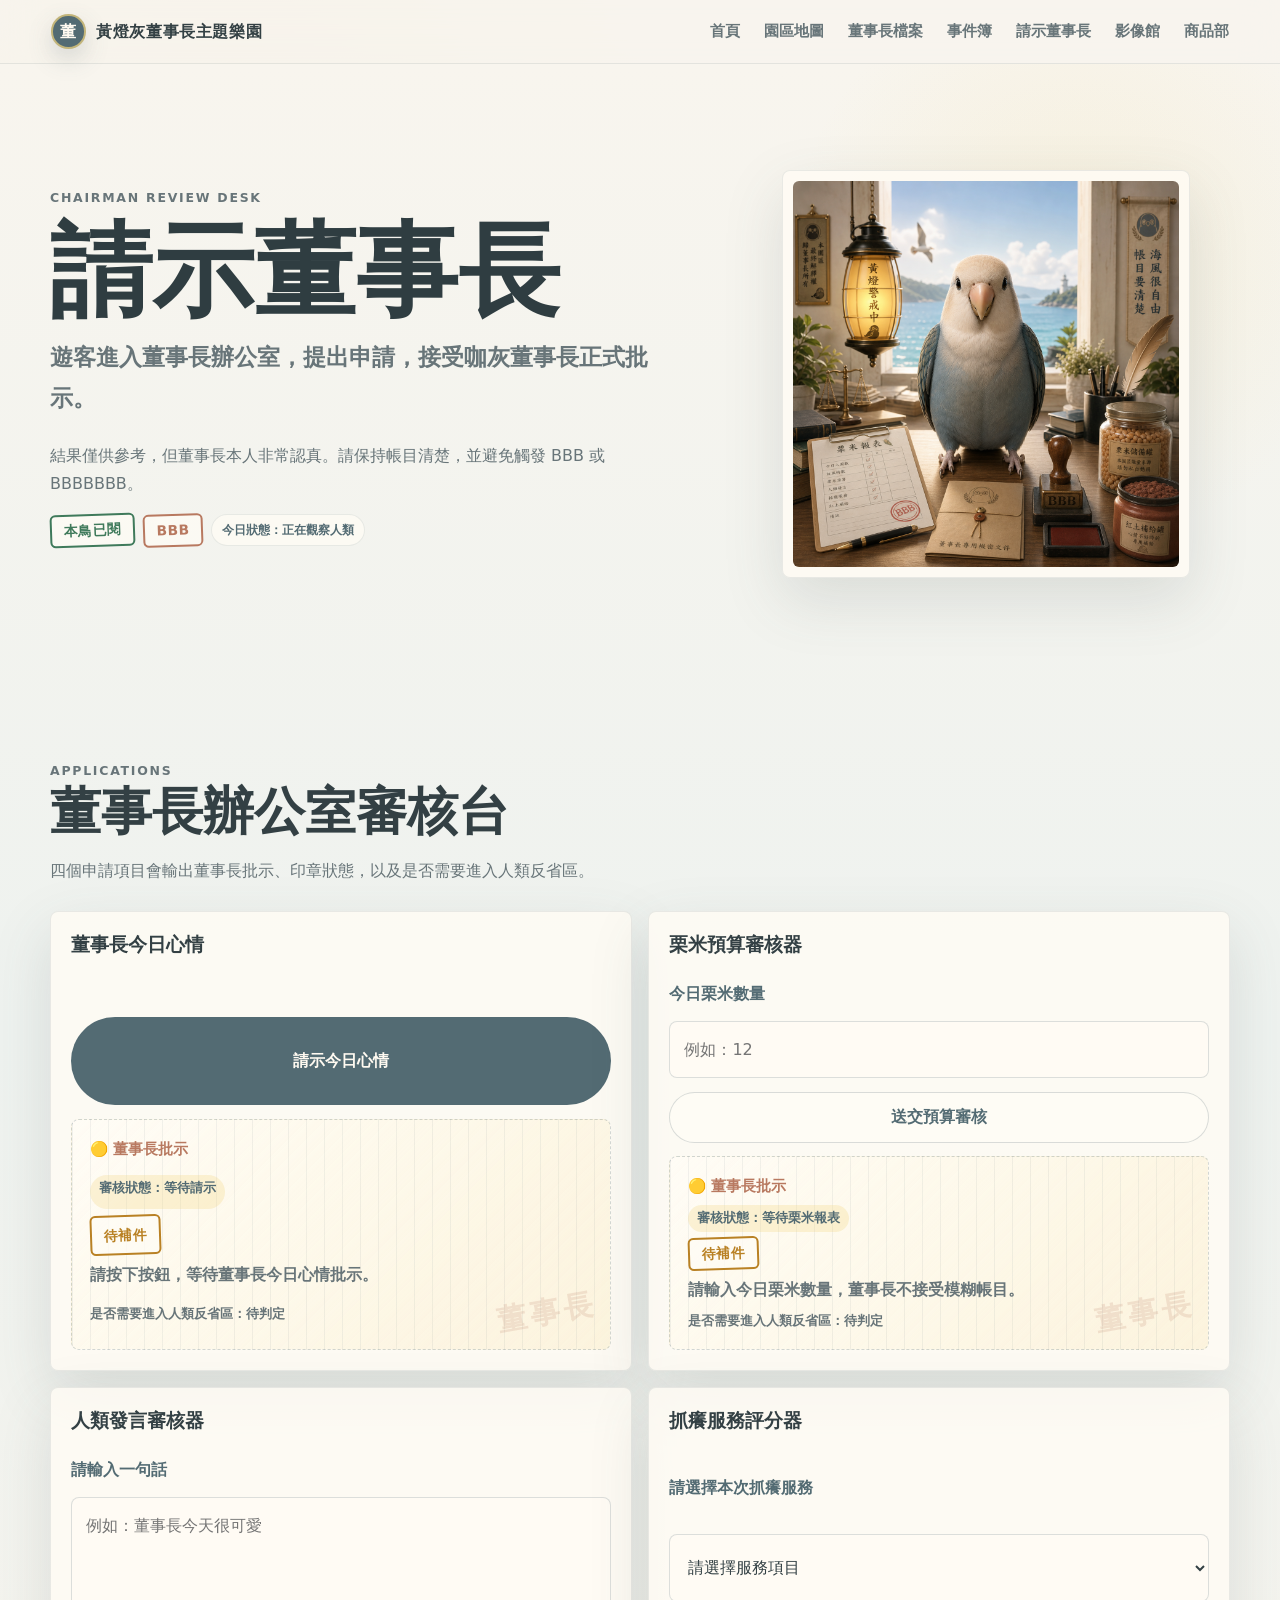
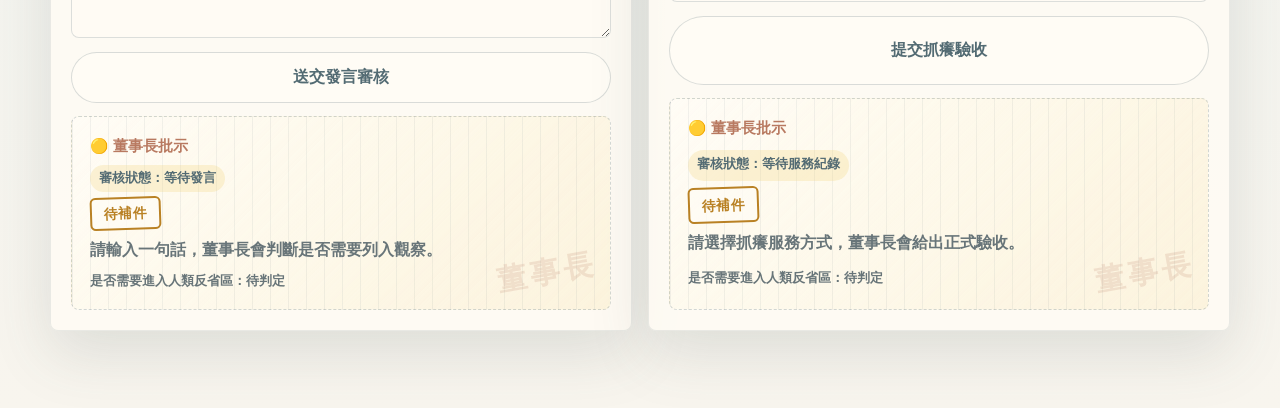
<file: petition.html>
<!doctype html>
<html lang="zh-Hant">
  <head>
    <meta charset="UTF-8" />
    <meta name="viewport" content="width=device-width, initial-scale=1.0" />
    <title>請示董事長｜黃燈灰董事長主題樂園</title>
    <link rel="icon" href="./assets/favicon.svg" type="image/svg+xml" />
    <link rel="stylesheet" href="./styles.css" />
    <link rel="stylesheet" href="./site-pages.css" />
  </head>
  <body>
    <header class="site-header" aria-label="主導覽">
      <a class="brand" href="./index.html#top"><span class="brand-mark">董</span><span>黃燈灰董事長主題樂園</span></a>
      <button class="nav-toggle" type="button" aria-expanded="false" aria-controls="siteNav">選單</button>
      <nav class="nav-links" id="siteNav" aria-label="頁面導覽">
        <a href="./index.html">首頁</a>
        <a href="./park.html">園區地圖</a>
        <a href="./chairman.html">董事長檔案</a>
        <a href="./cases.html">事件簿</a>
        <a href="./petition.html">請示董事長</a>
        <a href="./gallery.html">影像館</a>
        <a href="./shop.html">商品部</a>
      </nav>
    </header>

    <main class="page-main">
      <section class="page-hero">
        <div>
          <p class="eyebrow">Chairman Review Desk</p>
          <h1>請示董事長</h1>
          <p class="subtitle">遊客進入董事長辦公室，提出申請，接受咖灰董事長正式批示。</p>
          <p>結果僅供參考，但董事長本人非常認真。請保持帳目清楚，並避免觸發 BBB 或 BBBBBBB。</p>
          <div class="event-meta">
            <span class="chairman-stamp stamp-read">本鳥已閱</span>
            <span class="chairman-stamp stamp-bbb">BBB</span>
            <span class="tag">今日狀態：正在觀察人類</span>
          </div>
        </div>
        <figure class="page-hero-card">
          <img src="./assets/kahui-chairman-hero-v2.png" alt="咖灰董事長在海邊辦公室審核台" />
        </figure>
      </section>

      <section class="page-section">
        <div class="section-kicker">
          <p class="eyebrow">Applications</p>
          <h2>董事長辦公室審核台</h2>
          <p>四個申請項目會輸出董事長批示、印章狀態，以及是否需要進入人類反省區。</p>
        </div>
        <div class="application-grid">
          <article class="application-panel">
            <h3>董事長今日心情</h3>
            <button class="button primary" id="moodButton" type="button">請示今日心情</button>
            <div id="moodResult" class="result-box approval-slip" role="status">
              <span class="approval-title">董事長批示</span>
              <span class="approval-status">審核狀態：等待請示</span>
              <strong class="chairman-stamp stamp-pending">待補件</strong>
              <p>請按下按鈕，等待董事長今日心情批示。</p>
              <small>是否需要進入人類反省區：待判定</small>
            </div>
          </article>

          <article class="application-panel">
            <h3>栗米預算審核器</h3>
            <label for="cornInput">今日栗米數量</label>
            <input id="cornInput" type="number" min="0" inputmode="numeric" placeholder="例如：12" />
            <button class="button secondary" id="cornButton" type="button">送交預算審核</button>
            <div id="cornResult" class="result-box approval-slip" role="status">
              <span class="approval-title">董事長批示</span>
              <span class="approval-status">審核狀態：等待栗米報表</span>
              <strong class="chairman-stamp stamp-pending">待補件</strong>
              <p>請輸入今日栗米數量，董事長不接受模糊帳目。</p>
              <small>是否需要進入人類反省區：待判定</small>
            </div>
          </article>

          <article class="application-panel">
            <h3>人類發言審核器</h3>
            <label for="speechInput">請輸入一句話</label>
            <textarea id="speechInput" rows="4" placeholder="例如：董事長今天很可愛"></textarea>
            <button class="button secondary" id="speechButton" type="button">送交發言審核</button>
            <div id="speechResult" class="result-box approval-slip" role="status">
              <span class="approval-title">董事長批示</span>
              <span class="approval-status">審核狀態：等待發言</span>
              <strong class="chairman-stamp stamp-pending">待補件</strong>
              <p>請輸入一句話，董事長會判斷是否需要列入觀察。</p>
              <small>是否需要進入人類反省區：待判定</small>
            </div>
          </article>

          <article class="application-panel">
            <h3>抓癢服務評分器</h3>
            <label for="scratchSelect">請選擇本次抓癢服務</label>
            <select id="scratchSelect">
              <option value="">請選擇服務項目</option>
              <option value="認真抓脖子">認真抓脖子</option>
              <option value="抓臉頰旁邊">抓臉頰旁邊</option>
              <option value="隨便亂抓">隨便亂抓</option>
              <option value="假裝有抓">假裝有抓</option>
              <option value="偷偷摸頭">偷偷摸頭</option>
            </select>
            <button class="button secondary" id="scratchButton" type="button">提交抓癢驗收</button>
            <div id="scratchResult" class="result-box approval-slip" role="status">
              <span class="approval-title">董事長批示</span>
              <span class="approval-status">審核狀態：等待服務紀錄</span>
              <strong class="chairman-stamp stamp-pending">待補件</strong>
              <p>請選擇抓癢服務方式，董事長會給出正式驗收。</p>
              <small>是否需要進入人類反省區：待判定</small>
            </div>
          </article>
        </div>
      </section>
    </main>
    <script src="./site.js"></script>
    <script src="./script.js"></script>
  </body>
</html>
</file>
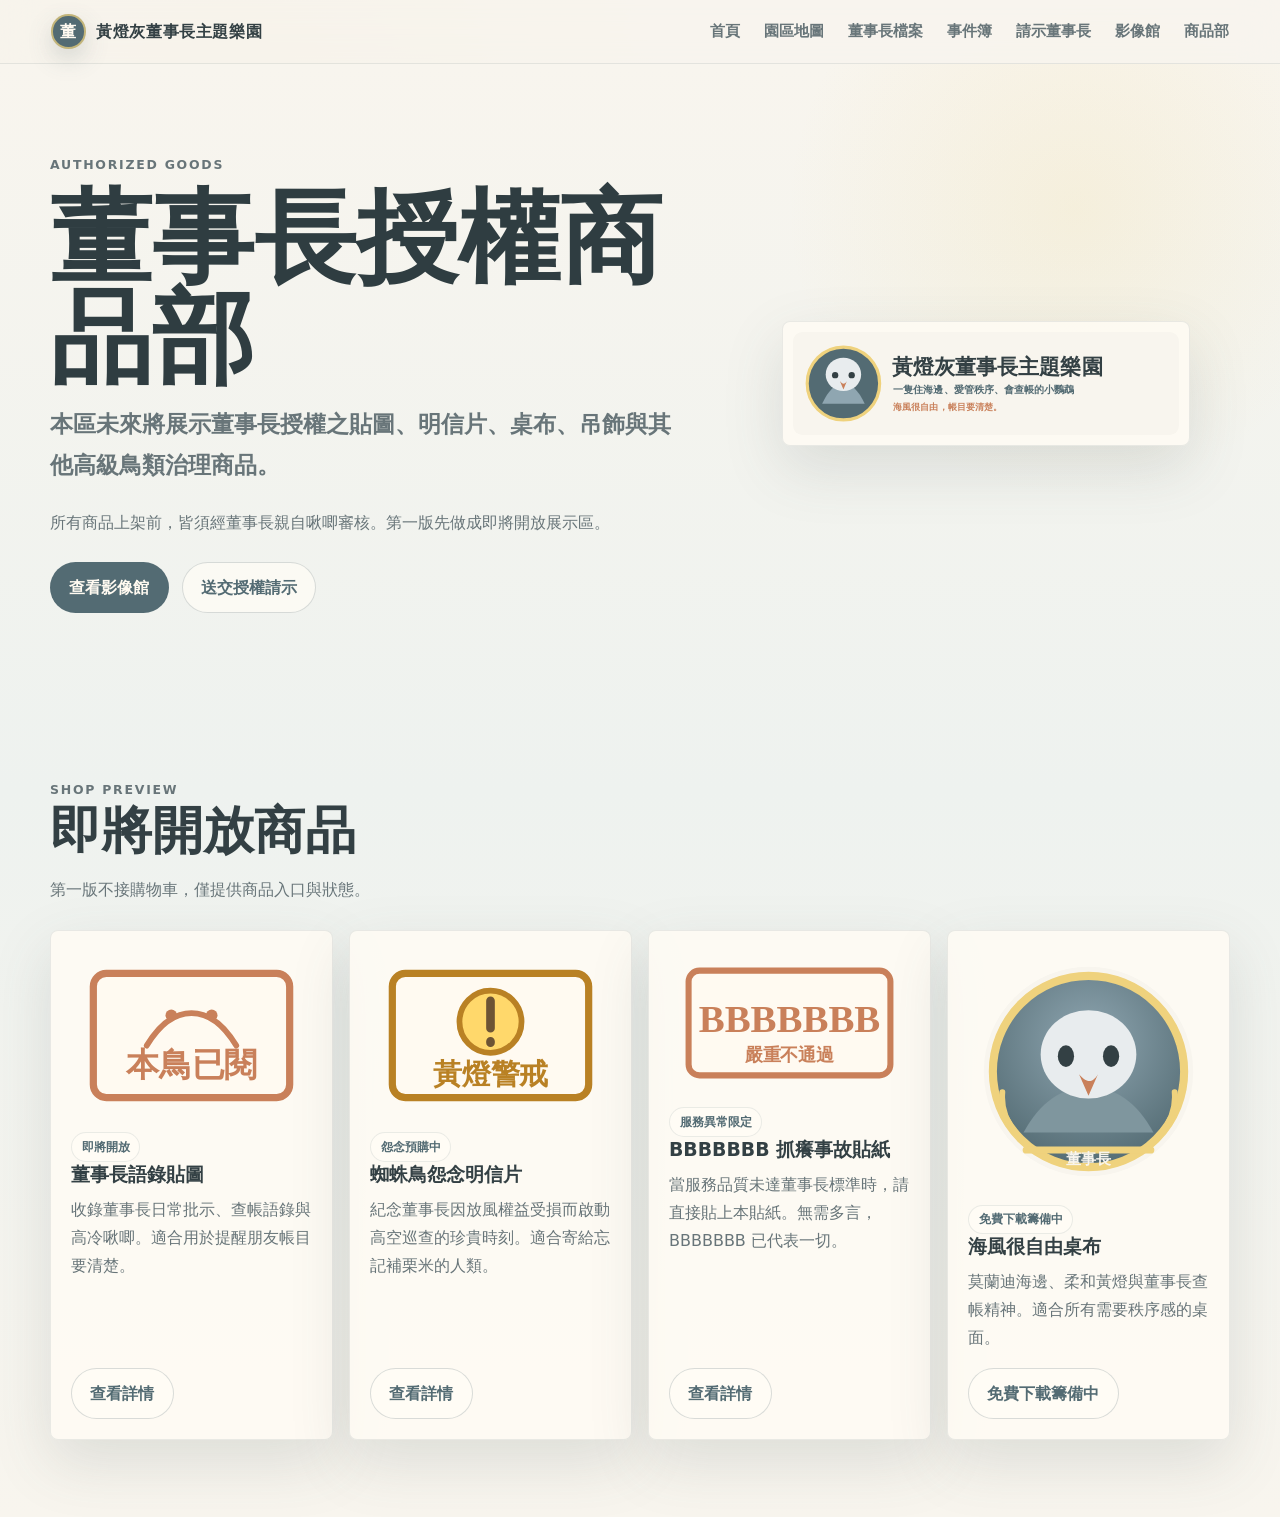
<file: shop.html>
<!doctype html>
<html lang="zh-Hant">
  <head>
    <meta charset="UTF-8" />
    <meta name="viewport" content="width=device-width, initial-scale=1.0" />
    <title>董事長授權商品部｜黃燈灰董事長主題樂園</title>
    <link rel="icon" href="./assets/favicon.svg" type="image/svg+xml" />
    <link rel="stylesheet" href="./styles.css" />
    <link rel="stylesheet" href="./site-pages.css" />
  </head>
  <body>
    <header class="site-header" aria-label="主導覽">
      <a class="brand" href="./index.html#top"><span class="brand-mark">董</span><span>黃燈灰董事長主題樂園</span></a>
      <button class="nav-toggle" type="button" aria-expanded="false" aria-controls="siteNav">選單</button>
      <nav class="nav-links" id="siteNav" aria-label="頁面導覽">
        <a href="./index.html">首頁</a>
        <a href="./park.html">園區地圖</a>
        <a href="./chairman.html">董事長檔案</a>
        <a href="./cases.html">事件簿</a>
        <a href="./petition.html">請示董事長</a>
        <a href="./gallery.html">影像館</a>
        <a href="./shop.html">商品部</a>
      </nav>
    </header>

    <main class="page-main">
      <section class="page-hero">
        <div>
          <p class="eyebrow">Authorized Goods</p>
          <h1>董事長授權商品部</h1>
          <p class="subtitle">本區未來將展示董事長授權之貼圖、明信片、桌布、吊飾與其他高級鳥類治理商品。</p>
          <p>所有商品上架前，皆須經董事長親自啾唧審核。第一版先做成即將開放展示區。</p>
          <div class="hero-actions">
            <a class="button primary" href="./gallery.html">查看影像館</a>
            <a class="button secondary" href="./petition.html">送交授權請示</a>
          </div>
        </div>
        <figure class="page-hero-card">
          <img src="./assets/brand-logo-horizontal.svg" alt="黃燈灰董事長主題樂園品牌標誌" />
        </figure>
      </section>

      <section class="page-section">
        <div class="section-kicker">
          <p class="eyebrow">Shop Preview</p>
          <h2>即將開放商品</h2>
          <p>第一版不接購物車，僅提供商品入口與狀態。</p>
        </div>
        <div class="shop-grid">
          <article class="shop-item">
            <div class="stamp-card"><img src="./assets/stamp-read.svg" alt="本鳥已閱印章" /></div>
            <span class="tag">即將開放</span>
            <h3>董事長語錄貼圖</h3>
            <p>收錄董事長日常批示、查帳語錄與高冷啾唧。適合用於提醒朋友帳目要清楚。</p>
            <button class="button secondary" type="button">查看詳情</button>
          </article>
          <article class="shop-item">
            <div class="stamp-card"><img src="./assets/stamp-yellow-alert.svg" alt="黃燈警戒印章" /></div>
            <span class="tag">怨念預購中</span>
            <h3>蜘蛛鳥怨念明信片</h3>
            <p>紀念董事長因放風權益受損而啟動高空巡查的珍貴時刻。適合寄給忘記補栗米的人類。</p>
            <button class="button secondary" type="button">查看詳情</button>
          </article>
          <article class="shop-item">
            <div class="stamp-card"><img src="./assets/stamp-bbbbbbb.svg" alt="BBBBBBB 印章" /></div>
            <span class="tag">服務異常限定</span>
            <h3>BBBBBBB 抓癢事故貼紙</h3>
            <p>當服務品質未達董事長標準時，請直接貼上本貼紙。無需多言，BBBBBBB 已代表一切。</p>
            <button class="button secondary" type="button">查看詳情</button>
          </article>
          <article class="shop-item">
            <div class="stamp-card"><img src="./assets/brand-logo-mark.svg" alt="咖灰品牌章" /></div>
            <span class="tag">免費下載籌備中</span>
            <h3>海風很自由桌布</h3>
            <p>莫蘭迪海邊、柔和黃燈與董事長查帳精神。適合所有需要秩序感的桌面。</p>
            <button class="button secondary" type="button">免費下載籌備中</button>
          </article>
        </div>
      </section>
    </main>
    <script src="./site.js"></script>
  </body>
</html>
</file>
<file: styles.css>
:root {
  --morandi-blue: #8fa4ad;
  --deep-blue: #536b73;
  --sea-white: #f8f5ee;
  --sand: #ded0b8;
  --warm-yellow: #efd27d;
  --blush: #e6b8ad;
  --mist-green: #b8c9ba;
  --red-clay: #b87960;
  --ink: #334044;
  --muted-ink: #687579;
  --card: rgba(255, 252, 245, 0.82);
  --shadow: 0 22px 60px rgba(71, 86, 89, 0.15);
  --radius: 8px;
}

* {
  box-sizing: border-box;
}

html {
  scroll-behavior: smooth;
}

body {
  margin: 0;
  color: var(--ink);
  background:
    radial-gradient(circle at 86% 18%, rgba(239, 210, 125, 0.22), transparent 18rem),
    radial-gradient(circle at 18% 10%, rgba(239, 210, 125, 0.18), transparent 30rem),
    linear-gradient(180deg, #f6f3ed 0%, #eef2ef 44%, #f8f5ee 100%);
  font-family:
    "Noto Sans TC",
    "PingFang TC",
    "Microsoft JhengHei",
    system-ui,
    sans-serif;
  line-height: 1.75;
}

a {
  color: inherit;
  text-decoration: none;
}

button,
input,
textarea,
select {
  font: inherit;
}

.site-header {
  position: sticky;
  top: 0;
  z-index: 10;
  display: flex;
  align-items: center;
  justify-content: space-between;
  gap: 1rem;
  padding: 0.9rem clamp(1rem, 4vw, 3.25rem);
  background: rgba(248, 245, 238, 0.82);
  border-bottom: 1px solid rgba(83, 107, 115, 0.12);
  backdrop-filter: blur(18px);
}

.brand,
.nav-links {
  display: flex;
  align-items: center;
}

.brand {
  gap: 0.65rem;
  font-weight: 800;
  letter-spacing: 0.04em;
}

.brand-mark {
  display: grid;
  width: 2.15rem;
  height: 2.15rem;
  place-items: center;
  color: #fffaf1;
  background: var(--deep-blue);
  border: 2px solid rgba(239, 210, 125, 0.72);
  border-radius: 50%;
  box-shadow: 0 10px 24px rgba(83, 107, 115, 0.22);
}

.nav-links {
  gap: clamp(0.6rem, 2vw, 1.5rem);
  color: var(--muted-ink);
  font-size: 0.95rem;
  font-weight: 700;
}

.nav-links a:hover {
  color: var(--deep-blue);
}

.section,
.hero {
  padding: clamp(4rem, 8vw, 7rem) clamp(1.2rem, 5vw, 4rem);
}

.section {
  max-width: 1180px;
  margin: 0 auto;
}

.section-band {
  position: relative;
  max-width: none;
  overflow: hidden;
}

.section-band.pale {
  background: rgba(184, 201, 186, 0.2);
}

.section-band.muted {
  background:
    linear-gradient(135deg, rgba(143, 164, 173, 0.2), rgba(248, 245, 238, 0.82)),
    rgba(222, 208, 184, 0.2);
}

.hero {
  display: grid;
  min-height: calc(100vh - 68px);
  grid-template-columns: minmax(0, 1.05fr) minmax(320px, 0.8fr);
  align-items: center;
  gap: clamp(2rem, 5vw, 5rem);
  background:
    radial-gradient(circle at 83% 18%, rgba(239, 210, 125, 0.32), transparent 18rem),
    linear-gradient(90deg, rgba(255, 252, 245, 0.28) 1px, transparent 1px),
    linear-gradient(180deg, rgba(143, 164, 173, 0.26), rgba(248, 245, 238, 0.86) 58%),
    linear-gradient(120deg, #eef4f2, #fbf4df);
  background-size: auto, 44px 44px, auto, auto;
}

.hero-bg {
  position: absolute;
  inset: 0;
  pointer-events: none;
}

.cloud,
.sun-lamp,
.horizon-line,
.tiny-footprint,
.wave {
  position: absolute;
  display: block;
}

.cloud {
  width: 8rem;
  height: 2.8rem;
  background: rgba(255, 252, 245, 0.72);
  border-radius: 999px;
  filter: blur(0.2px);
}

.cloud::before,
.cloud::after {
  position: absolute;
  content: "";
  background: inherit;
  border-radius: 50%;
}

.cloud::before {
  width: 3.8rem;
  height: 3.8rem;
  left: 1rem;
  top: -1.25rem;
}

.cloud::after {
  width: 4.8rem;
  height: 4.8rem;
  right: 0.8rem;
  top: -1.9rem;
}

.cloud-one {
  top: 11%;
  left: 8%;
}

.cloud-two {
  top: 18%;
  right: 13%;
  transform: scale(0.78);
}

.sun-lamp {
  top: 20%;
  right: 35%;
  width: 5rem;
  height: 5rem;
  background: radial-gradient(circle, rgba(239, 210, 125, 0.92), rgba(239, 210, 125, 0.18) 70%);
  border-radius: 50%;
  box-shadow: 0 0 58px rgba(239, 210, 125, 0.55);
}

.horizon-line {
  right: 7%;
  bottom: 25%;
  width: 42%;
  height: 1px;
  background: linear-gradient(90deg, transparent, rgba(83, 107, 115, 0.3), transparent);
}

.tiny-footprint {
  width: 0.5rem;
  height: 0.85rem;
  background: rgba(83, 107, 115, 0.18);
  border-radius: 50%;
  transform: rotate(-22deg);
}

.tiny-footprint::after {
  position: absolute;
  right: -0.72rem;
  bottom: -0.4rem;
  width: 0.5rem;
  height: 0.85rem;
  background: rgba(83, 107, 115, 0.14);
  border-radius: 50%;
  content: "";
}

.footprint-one {
  left: 9%;
  bottom: 17%;
}

.footprint-two {
  right: 21%;
  bottom: 12%;
  transform: rotate(18deg) scale(0.9);
}

.wave {
  left: -5%;
  width: 110%;
  height: 10rem;
  border-radius: 50% 50% 0 0;
}

.wave-one {
  bottom: -3rem;
  background: rgba(143, 164, 173, 0.3);
}

.wave-two {
  bottom: -6.5rem;
  background: rgba(83, 107, 115, 0.16);
}

.hero-content,
.chairman-scene {
  position: relative;
  z-index: 1;
}

.hero-badges {
  display: flex;
  flex-wrap: wrap;
  gap: 0.5rem;
  margin-bottom: 1rem;
}

.hero-badges span,
.facility-tag,
.product-status {
  display: inline-flex;
  width: fit-content;
  align-items: center;
  min-height: 1.8rem;
  padding: 0.25rem 0.7rem;
  color: var(--deep-blue);
  background: rgba(255, 252, 245, 0.68);
  border: 1px solid rgba(83, 107, 115, 0.14);
  border-radius: 999px;
  font-size: 0.82rem;
  font-weight: 900;
}

.eyebrow {
  margin: 0 0 0.75rem;
  color: var(--deep-blue);
  font-size: 0.78rem;
  font-weight: 900;
  letter-spacing: 0.14em;
  text-transform: uppercase;
}

h1,
h2,
h3,
p {
  margin-top: 0;
}

h1 {
  max-width: 9em;
  margin-bottom: 1rem;
  color: #2f3d41;
  font-size: clamp(3.4rem, 8vw, 6.8rem);
  line-height: 0.98;
  letter-spacing: 0;
}

h2 {
  margin-bottom: 1rem;
  font-size: clamp(2rem, 4vw, 3.4rem);
  line-height: 1.15;
}

h3 {
  margin-bottom: 0.55rem;
  font-size: 1.18rem;
  line-height: 1.35;
}

.subtitle {
  color: var(--deep-blue);
  font-size: clamp(1.15rem, 2vw, 1.45rem);
  font-weight: 800;
}

.hero-copy {
  max-width: 42rem;
  color: #435359;
  font-size: 1.08rem;
}

.hero-note {
  max-width: 45rem;
  padding-left: 1rem;
  color: var(--muted-ink);
  border-left: 4px solid var(--warm-yellow);
}

.entry-ticket {
  position: relative;
  display: grid;
  width: min(100%, 23rem);
  gap: 0.15rem;
  margin-top: 1rem;
  padding: 0.85rem 1rem 0.85rem 1.2rem;
  background:
    radial-gradient(circle at left center, transparent 0.62rem, rgba(255, 252, 245, 0.86) 0.66rem),
    radial-gradient(circle at right center, transparent 0.62rem, rgba(255, 252, 245, 0.86) 0.66rem);
  border: 1px solid rgba(83, 107, 115, 0.16);
  border-radius: var(--radius);
  box-shadow: 0 14px 34px rgba(83, 107, 115, 0.12);
}

.entry-ticket::before {
  position: absolute;
  top: 0.8rem;
  bottom: 0.8rem;
  left: 5.5rem;
  border-left: 1px dashed rgba(83, 107, 115, 0.22);
  content: "";
}

.entry-ticket span {
  color: var(--red-clay);
  font-size: 0.8rem;
  font-weight: 900;
}

.entry-ticket strong {
  color: var(--deep-blue);
}

.hero-actions {
  display: flex;
  flex-wrap: wrap;
  gap: 0.8rem;
  margin-top: 1.6rem;
}

.button {
  display: inline-flex;
  min-height: 2.85rem;
  align-items: center;
  justify-content: center;
  padding: 0.65rem 1.15rem;
  border: 1px solid rgba(83, 107, 115, 0.22);
  border-radius: 999px;
  cursor: pointer;
  font-weight: 800;
  transition:
    transform 180ms ease,
    box-shadow 180ms ease,
    background 180ms ease;
}

.button:hover {
  transform: translateY(-1px);
  box-shadow: 0 12px 26px rgba(83, 107, 115, 0.18);
}

.button.primary {
  color: #fffaf1;
  background: var(--deep-blue);
}

.button.secondary {
  color: var(--deep-blue);
  background: rgba(255, 252, 245, 0.72);
}

.button.disabled {
  cursor: not-allowed;
  opacity: 0.72;
}

.chairman-scene {
  display: grid;
  justify-items: center;
  gap: 1rem;
}

.status-pill,
.role-badge {
  color: var(--deep-blue);
  background: rgba(255, 252, 245, 0.76);
  border: 1px solid rgba(83, 107, 115, 0.12);
  border-radius: 999px;
  box-shadow: 0 12px 28px rgba(83, 107, 115, 0.12);
  font-size: 0.88rem;
  font-weight: 900;
}

.status-pill {
  padding: 0.45rem 0.9rem;
}

.hanging-lamp {
  width: 5rem;
  height: 5rem;
  background: radial-gradient(circle, #fff4bd, var(--warm-yellow) 56%, rgba(239, 210, 125, 0.15) 70%);
  border-radius: 50%;
  box-shadow: 0 0 48px rgba(239, 210, 125, 0.75);
}

.hanging-lamp::before {
  display: block;
  width: 2px;
  height: 4.5rem;
  margin: -4.5rem auto 0;
  background: rgba(83, 107, 115, 0.25);
  content: "";
}

.bird-card {
  position: relative;
  width: min(100%, 26rem);
  min-height: 31rem;
  padding: 1.2rem;
  background:
    radial-gradient(circle at 22% 16%, rgba(239, 210, 125, 0.28), transparent 7rem),
    linear-gradient(180deg, rgba(238, 246, 244, 0.82), rgba(255, 252, 245, 0.92) 58%),
    repeating-linear-gradient(0deg, transparent 0 16px, rgba(83, 107, 115, 0.035) 17px);
  border: 1px solid rgba(83, 107, 115, 0.12);
  border-radius: var(--radius);
  box-shadow: var(--shadow);
  backdrop-filter: blur(16px);
  overflow: hidden;
}

.bird-card.photo-card {
  min-height: auto;
  padding: 0.55rem;
  background:
    linear-gradient(135deg, rgba(255, 252, 245, 0.72), rgba(143, 164, 173, 0.2)),
    rgba(255, 252, 245, 0.82);
}

.chairman-photo {
  display: block;
  width: 100%;
  aspect-ratio: 1 / 1;
  object-fit: cover;
  border: 1px solid rgba(83, 107, 115, 0.12);
  border-radius: calc(var(--radius) - 2px);
  box-shadow: inset 0 0 0 1px rgba(255, 252, 245, 0.3);
}

.role-badge {
  position: absolute;
  top: 1rem;
  right: 1rem;
  z-index: 4;
  max-width: 15rem;
  padding: 0.38rem 0.72rem;
  color: #fffaf1;
  background: rgba(83, 107, 115, 0.88);
  border-color: rgba(239, 210, 125, 0.42);
  box-shadow: 0 14px 30px rgba(83, 107, 115, 0.2);
  font-size: 0.78rem;
  line-height: 1.35;
  text-align: center;
}

.office-scene {
  position: relative;
  height: 24.5rem;
  margin: 0 0 0.85rem;
  background:
    linear-gradient(180deg, rgba(143, 164, 173, 0.16), transparent 44%),
    radial-gradient(circle at 36% 20%, rgba(239, 210, 125, 0.2), transparent 8rem);
  border: 1px solid rgba(83, 107, 115, 0.1);
  border-radius: var(--radius);
  overflow: hidden;
}

.office-scene::before,
.office-scene::after,
.office-horizon,
.office-glow,
.office-window-line {
  position: absolute;
  content: "";
}

.office-scene::before {
  inset: 0;
  background:
    linear-gradient(90deg, transparent 0 22%, rgba(255, 252, 245, 0.42) 22% 23%, transparent 23% 77%, rgba(255, 252, 245, 0.42) 77% 78%, transparent 78%),
    linear-gradient(180deg, transparent 0 18%, rgba(255, 252, 245, 0.36) 18% 19%, transparent 19%);
}

.office-scene::after {
  left: -8%;
  right: -8%;
  bottom: 4.15rem;
  height: 5.8rem;
  background:
    radial-gradient(ellipse at 50% 100%, rgba(83, 107, 115, 0.22), transparent 65%),
    linear-gradient(180deg, rgba(143, 164, 173, 0.2), rgba(143, 164, 173, 0.04));
  border-radius: 55% 55% 0 0;
}

.office-horizon {
  left: 8%;
  right: 8%;
  top: 40%;
  height: 1px;
  background: linear-gradient(90deg, transparent, rgba(83, 107, 115, 0.32), transparent);
}

.office-glow {
  left: 1.1rem;
  top: 2rem;
  width: 4.4rem;
  height: 4.4rem;
  background: radial-gradient(circle, rgba(239, 210, 125, 0.84), rgba(239, 210, 125, 0.12) 70%);
  border-radius: 50%;
  box-shadow: 0 0 44px rgba(239, 210, 125, 0.48);
}

.office-window-line {
  left: 50%;
  top: 0;
  bottom: 7.2rem;
  width: 1px;
  background: rgba(255, 252, 245, 0.42);
}

.bird {
  position: absolute;
  left: 50%;
  bottom: 6rem;
  z-index: 2;
  width: 12.2rem;
  height: 15rem;
  transform: translateX(-50%);
}

.bird-shadow {
  position: absolute;
  left: 50%;
  bottom: -0.85rem;
  width: 9.3rem;
  height: 1.25rem;
  background: rgba(83, 107, 115, 0.16);
  border-radius: 50%;
  transform: translateX(-50%);
}

.bird-body {
  position: absolute;
  left: 50%;
  bottom: 1.25rem;
  width: 7.4rem;
  height: 8.9rem;
  background:
    radial-gradient(circle at 48% 25%, rgba(255, 252, 245, 0.35), transparent 28%),
    linear-gradient(155deg, #9eb0b7 8%, #6f8790 58%, #5e747b 100%);
  border: 4px solid rgba(255, 252, 245, 0.58);
  border-radius: 48% 48% 42% 42%;
  box-shadow: inset -0.9rem -1.3rem 1.9rem rgba(83, 107, 115, 0.2);
  transform: translateX(-50%);
}

.bird-head {
  position: absolute;
  left: 50%;
  top: 0.35rem;
  width: 6.3rem;
  height: 5.55rem;
  background:
    radial-gradient(circle at 48% 38%, rgba(255, 252, 245, 0.5), transparent 33%),
    linear-gradient(160deg, #aab9be, #8298a0);
  border: 4px solid rgba(255, 252, 245, 0.68);
  border-radius: 55% 55% 48% 48%;
  box-shadow: inset -0.55rem -0.65rem 1.1rem rgba(83, 107, 115, 0.16);
  transform: translateX(-50%);
}

.eye {
  position: absolute;
  z-index: 3;
  top: 2.42rem;
  width: 0.58rem;
  height: 0.68rem;
  background: #263034;
  border-radius: 50% 50% 45% 45%;
  box-shadow: 0 0 0 3px rgba(255, 252, 245, 0.28);
}

.eye.left {
  left: 4.2rem;
}

.eye.right {
  right: 4.2rem;
}

.face-blush {
  position: absolute;
  z-index: 3;
  top: 3.62rem;
  width: 1.4rem;
  height: 0.72rem;
  background: rgba(230, 184, 173, 0.72);
  border-radius: 50%;
}

.face-blush.left {
  left: 2.9rem;
}

.face-blush.right {
  right: 2.9rem;
}

.beak {
  position: absolute;
  z-index: 4;
  left: 50%;
  background: linear-gradient(180deg, #f3cfb7, #dca485);
  transform: translateX(-50%);
}

.beak.upper {
  top: 3.05rem;
  width: 1.38rem;
  height: 1rem;
  border-radius: 68% 68% 45% 45%;
}

.beak.lower {
  top: 3.82rem;
  width: 0.94rem;
  height: 0.72rem;
  background: linear-gradient(180deg, #d89776, #bf765d);
  border-radius: 42% 42% 70% 70%;
}

.wing {
  position: absolute;
  z-index: 3;
  bottom: 2.4rem;
  width: 2.75rem;
  height: 6.5rem;
  background: linear-gradient(180deg, rgba(83, 107, 115, 0.42), rgba(83, 107, 115, 0.2));
  border: 1px solid rgba(255, 252, 245, 0.2);
  border-radius: 70% 35% 70% 40%;
}

.wing.left {
  left: 1.2rem;
  transform: rotate(7deg);
}

.wing.right {
  right: 1.2rem;
  transform: scaleX(-1) rotate(7deg);
}

.bird-tail {
  position: absolute;
  left: 50%;
  bottom: 0.1rem;
  z-index: 1;
  width: 2.25rem;
  height: 3rem;
  background: #6b838a;
  border-radius: 40% 40% 70% 70%;
  transform: translateX(-50%);
}

.foot {
  position: absolute;
  bottom: 0.78rem;
  z-index: 5;
  width: 1.6rem;
  height: 0.8rem;
  border-bottom: 3px solid rgba(184, 121, 96, 0.78);
  border-left: 2px solid rgba(184, 121, 96, 0.78);
  border-radius: 0 0 50% 50%;
}

.foot.left {
  left: 4rem;
  transform: rotate(4deg);
}

.foot.right {
  right: 4rem;
  transform: scaleX(-1) rotate(4deg);
}

.mini-desk {
  position: absolute;
  left: 0.9rem;
  right: 0.9rem;
  bottom: 0.75rem;
  z-index: 3;
  height: 6.2rem;
}

.desk-top {
  position: absolute;
  left: 0;
  right: 0;
  bottom: 0;
  height: 4.4rem;
  background:
    linear-gradient(90deg, rgba(83, 107, 115, 0.06) 1px, transparent 1px),
    linear-gradient(180deg, #c7ad8b, #967554);
  background-size: 32px 100%, auto;
  border: 1px solid rgba(83, 107, 115, 0.16);
  border-radius: var(--radius);
  box-shadow: inset 0 0.8rem 1.4rem rgba(255, 252, 245, 0.16);
}

.report-sheet,
.mini-stamp,
.red-clay-jar {
  position: absolute;
  z-index: 2;
}

.report-sheet {
  left: 1rem;
  bottom: 0.72rem;
  width: 6.9rem;
  height: 3.3rem;
  background:
    linear-gradient(180deg, rgba(83, 107, 115, 0.16) 1px, transparent 1px),
    rgba(255, 252, 245, 0.88);
  background-size: 100% 0.68rem;
  border: 1px solid rgba(83, 107, 115, 0.16);
  border-radius: 0.35rem;
  transform: rotate(-3deg);
}

.report-sheet::before {
  position: absolute;
  left: 0.5rem;
  top: 0.32rem;
  color: var(--deep-blue);
  content: "栗米報表";
  font-size: 0.62rem;
  font-weight: 900;
}

.mini-stamp {
  left: 50%;
  bottom: 0.85rem;
  width: 2.15rem;
  height: 2.2rem;
  background: var(--red-clay);
  border-radius: 0.35rem;
  box-shadow:
    0 -0.65rem 0 -0.2rem rgba(83, 107, 115, 0.56),
    0 0.45rem 0 rgba(83, 107, 115, 0.2);
  transform: translateX(-50%);
}

.red-clay-jar {
  right: 1.05rem;
  bottom: 0.76rem;
  width: 2.9rem;
  height: 3.3rem;
  background: linear-gradient(180deg, #c48770, var(--red-clay));
  border: 1px solid rgba(83, 107, 115, 0.18);
  border-radius: 0.55rem 0.55rem 0.4rem 0.4rem;
  box-shadow: inset 0 0.45rem 0 rgba(255, 252, 245, 0.22);
}

.red-clay-jar::before {
  position: absolute;
  left: 50%;
  top: -0.35rem;
  width: 2rem;
  height: 0.5rem;
  background: #6f8790;
  border-radius: 999px;
  content: "";
  transform: translateX(-50%);
}

.desk {
  display: grid;
  grid-template-columns: repeat(2, minmax(0, 1fr));
  gap: 0.48rem 0.65rem;
  padding: 0.72rem 0.75rem 0.2rem;
  background: rgba(255, 252, 245, 0.5);
  border: 1px solid rgba(83, 107, 115, 0.09);
  border-radius: var(--radius);
}

.desk span {
  display: inline-flex;
  min-width: 0;
  align-items: center;
  gap: 0.38rem;
  padding: 0;
  background: transparent;
  border-radius: 0;
  color: var(--deep-blue);
  font-size: 0.78rem;
  font-weight: 800;
}

.desk b {
  display: inline-grid;
  width: 1.35rem;
  height: 1.35rem;
  flex: 0 0 auto;
  place-items: center;
  color: #fffaf1;
  background: rgba(83, 107, 115, 0.76);
  border-radius: 50%;
  font-size: 0.66rem;
  line-height: 1;
}

.signboard {
  width: min(100%, 24rem);
  padding: 0.9rem 1rem;
  color: var(--deep-blue);
  background: rgba(222, 208, 184, 0.82);
  border: 1px solid rgba(83, 107, 115, 0.14);
  border-radius: var(--radius);
  box-shadow: 0 16px 32px rgba(83, 107, 115, 0.12);
  font-weight: 900;
  text-align: center;
}

.section-heading {
  max-width: 780px;
  margin-bottom: clamp(1.8rem, 4vw, 3rem);
}

.section-heading p {
  color: var(--muted-ink);
}

.section-heading strong {
  display: inline-block;
  margin-top: 0.5rem;
  color: var(--deep-blue);
  font-size: 1.2rem;
}

.responsibility-grid,
.park-grid,
.case-grid,
.tools-grid,
.quote-grid,
.product-grid {
  display: grid;
  gap: 1rem;
}

.responsibility-grid {
  grid-template-columns: repeat(4, minmax(0, 1fr));
}

.soft-card,
.park-card,
.case-card,
.tool-card,
.notice-board,
.coming-soon,
.product-card {
  background: var(--card);
  border: 1px solid rgba(83, 107, 115, 0.12);
  border-radius: var(--radius);
  box-shadow: var(--shadow);
}

.soft-card,
.park-card,
.case-card,
.tool-card,
.coming-soon,
.product-card {
  padding: 1.35rem;
}

.soft-card p,
.park-card p,
.case-card p,
.tool-card p {
  color: var(--muted-ink);
}

.card-icon,
.park-number {
  display: inline-flex;
  width: 2.6rem;
  height: 2.6rem;
  align-items: center;
  justify-content: center;
  margin-bottom: 1rem;
  color: var(--deep-blue);
  background: rgba(239, 210, 125, 0.5);
  border-radius: 50%;
  font-weight: 900;
}

.park-grid {
  grid-template-columns: repeat(3, minmax(0, 1fr));
}

.park-card {
  position: relative;
  display: flex;
  flex-direction: column;
  overflow: hidden;
  transition:
    transform 180ms ease,
    box-shadow 180ms ease,
    border-color 180ms ease;
}

.park-card::after {
  position: absolute;
  right: -1.5rem;
  top: -1.5rem;
  width: 7rem;
  height: 7rem;
  background: rgba(143, 164, 173, 0.1);
  border-radius: 50%;
  content: "";
}

.park-card:hover {
  border-color: rgba(83, 107, 115, 0.24);
  box-shadow: 0 26px 70px rgba(71, 86, 89, 0.19);
  transform: translateY(-4px);
}

.facility-visual {
  position: relative;
  z-index: 1;
  display: flex;
  align-items: center;
  justify-content: space-between;
  gap: 1rem;
  margin-bottom: 0.75rem;
}

.park-icon {
  display: grid;
  width: 3.75rem;
  height: 3.75rem;
  place-items: center;
  background:
    radial-gradient(circle at 34% 32%, rgba(255, 252, 245, 0.8), transparent 38%),
    rgba(184, 201, 186, 0.32);
  border: 1px solid rgba(83, 107, 115, 0.1);
  border-radius: 1.2rem;
  font-size: 1.65rem;
}

.facility-tag {
  margin-bottom: 0.85rem;
  background: rgba(239, 210, 125, 0.24);
}

.park-card strong {
  display: block;
  margin-top: auto;
  padding-top: 1rem;
  color: var(--deep-blue);
}

.case-grid {
  grid-template-columns: repeat(3, minmax(0, 1fr));
}

.case-card {
  position: relative;
  overflow: hidden;
  border-top: 5px solid var(--warm-yellow);
}

.case-card.alert {
  border-top-color: var(--red-clay);
}

.case-card::before {
  position: absolute;
  right: 1rem;
  top: 4rem;
  color: rgba(83, 107, 115, 0.08);
  content: "FILE";
  font-size: 3.3rem;
  font-weight: 900;
  line-height: 1;
  transform: rotate(-8deg);
}

.case-topline {
  display: flex;
  align-items: center;
  justify-content: space-between;
  gap: 0.75rem;
  margin-bottom: 1rem;
  color: var(--deep-blue);
  font-size: 0.82rem;
  font-weight: 900;
}

.case-topline em {
  padding: 0.2rem 0.6rem;
  background: rgba(230, 184, 173, 0.36);
  border-radius: 999px;
  font-style: normal;
}

.audit-stamp {
  display: inline-flex;
  margin-bottom: 0.9rem;
  padding: 0.2rem 0.65rem;
  color: var(--deep-blue);
  background: rgba(239, 210, 125, 0.24);
  border: 1px solid rgba(83, 107, 115, 0.12);
  border-radius: 999px;
  font-size: 0.78rem;
  font-weight: 900;
}

.audit-stamp.red {
  color: var(--red-clay);
  background: rgba(184, 121, 96, 0.12);
}

.audit-stamp.service {
  color: var(--deep-blue);
  background: rgba(184, 201, 186, 0.28);
}

dl {
  display: grid;
  gap: 0.35rem;
  margin: 1rem 0 0;
  padding-top: 1rem;
  border-top: 1px dashed rgba(83, 107, 115, 0.18);
}

dt {
  color: var(--deep-blue);
  font-weight: 900;
}

dd {
  margin: 0 0 0.65rem;
  color: var(--muted-ink);
}

.tools-grid {
  grid-template-columns: repeat(2, minmax(0, 1fr));
}

.tool-card {
  display: grid;
  align-content: start;
  gap: 0.85rem;
}

label {
  color: var(--deep-blue);
  font-weight: 800;
}

input,
textarea,
select {
  width: 100%;
  padding: 0.85rem 0.9rem;
  color: var(--ink);
  background: rgba(255, 252, 245, 0.76);
  border: 1px solid rgba(83, 107, 115, 0.2);
  border-radius: var(--radius);
  outline: none;
}

input:focus,
textarea:focus,
select:focus {
  border-color: var(--deep-blue);
  box-shadow: 0 0 0 4px rgba(143, 164, 173, 0.18);
}

.result-box {
  position: relative;
  display: grid;
  min-height: 7.25rem;
  gap: 0.35rem;
  padding: 1rem 1rem 1rem 1.1rem;
  color: var(--deep-blue);
  background:
    linear-gradient(90deg, rgba(83, 107, 115, 0.08) 1px, transparent 1px),
    linear-gradient(135deg, rgba(255, 252, 245, 0.86), rgba(239, 210, 125, 0.2)),
    rgba(255, 252, 245, 0.72);
  background-size: 18px 18px, auto, auto;
  border: 1px dashed rgba(83, 107, 115, 0.26);
  border-radius: var(--radius);
  font-weight: 800;
  overflow: hidden;
}

.result-box::after {
  position: absolute;
  right: 0.8rem;
  bottom: 0.65rem;
  color: rgba(184, 121, 96, 0.17);
  content: "董事長";
  font-size: 1.85rem;
  font-weight: 900;
  letter-spacing: 0.12em;
  transform: rotate(-10deg);
}

.approval-title {
  color: var(--red-clay);
  font-size: 0.92rem;
  font-weight: 900;
}

.approval-title::before {
  content: "🟡 ";
}

.approval-status {
  width: fit-content;
  padding: 0.15rem 0.58rem;
  color: var(--deep-blue);
  background: rgba(239, 210, 125, 0.28);
  border-radius: 999px;
  font-size: 0.8rem;
  font-weight: 900;
}

.approval-stamp {
  position: absolute;
  right: 1rem;
  top: 0.9rem;
  padding: 0.15rem 0.55rem;
  color: rgba(184, 121, 96, 0.78);
  border: 2px solid rgba(184, 121, 96, 0.46);
  border-radius: 0.35rem;
  font-size: 0.78rem;
  letter-spacing: 0.08em;
  transform: rotate(7deg);
}

.approval-slip p {
  position: relative;
  z-index: 1;
  margin: 0;
}

.notice-board {
  display: grid;
  gap: 0.75rem;
  padding: 1.25rem;
  background:
    linear-gradient(90deg, rgba(222, 208, 184, 0.42) 1px, transparent 1px),
    linear-gradient(180deg, rgba(222, 208, 184, 0.36) 1px, transparent 1px),
    rgba(255, 252, 245, 0.82);
  background-size: 28px 28px;
}

.notice-board article {
  display: grid;
  grid-template-columns: 7rem 1fr;
  gap: 1rem;
  padding: 1rem;
  background: rgba(255, 252, 245, 0.8);
  border-left: 4px solid var(--warm-yellow);
  border-radius: var(--radius);
}

.notice-board span {
  color: var(--deep-blue);
  font-weight: 900;
}

.notice-board p {
  margin-bottom: 0;
  color: var(--muted-ink);
}

.quote-grid {
  grid-template-columns: repeat(7, minmax(13rem, 1fr));
  overflow-x: auto;
  padding-bottom: 0.5rem;
  scroll-snap-type: x proximity;
}

blockquote {
  min-height: 10rem;
  margin: 0;
  padding: 1.25rem;
  background: rgba(255, 252, 245, 0.82);
  border: 1px solid rgba(83, 107, 115, 0.12);
  border-radius: var(--radius);
  box-shadow: 0 14px 32px rgba(83, 107, 115, 0.1);
  color: var(--deep-blue);
  font-size: 1.08rem;
  font-weight: 900;
  scroll-snap-align: start;
}

.shop-section {
  display: grid;
  grid-template-columns: minmax(0, 1fr) 20rem;
  align-items: center;
  gap: 2rem;
}

.shop-intro {
  min-width: 0;
}

.coming-soon {
  display: grid;
  min-height: 16rem;
  place-items: center;
  text-align: center;
  background:
    radial-gradient(circle at 50% 35%, rgba(239, 210, 125, 0.34), transparent 42%),
    rgba(255, 252, 245, 0.76);
}

.coming-soon span {
  display: inline-flex;
  width: 8rem;
  height: 8rem;
  align-items: center;
  justify-content: center;
  color: #fffaf1;
  background: var(--deep-blue);
  border-radius: 50%;
  font-weight: 900;
  transform: rotate(-6deg);
}

.coming-soon p {
  margin-bottom: 0;
  color: var(--muted-ink);
}

.product-grid {
  grid-column: 1 / -1;
  grid-template-columns: repeat(4, minmax(0, 1fr));
}

.product-card {
  display: flex;
  min-width: 0;
  flex-direction: column;
  gap: 0.8rem;
  background:
    radial-gradient(circle at 80% 8%, rgba(239, 210, 125, 0.2), transparent 7rem),
    rgba(255, 252, 245, 0.8);
}

.product-visual {
  display: grid;
  min-height: 6rem;
  place-items: center;
  color: var(--deep-blue);
  background:
    linear-gradient(135deg, rgba(143, 164, 173, 0.18), rgba(239, 210, 125, 0.18)),
    rgba(248, 245, 238, 0.8);
  border: 1px solid rgba(83, 107, 115, 0.1);
  border-radius: var(--radius);
  font-size: 1.85rem;
  font-weight: 900;
}

.product-card p {
  flex: 1;
  color: var(--muted-ink);
}

.product-card .button {
  width: 100%;
}

.site-footer {
  padding: 2.5rem 1.2rem;
  color: #fffaf1;
  background: var(--deep-blue);
  text-align: center;
}

.site-footer p {
  margin-bottom: 0.25rem;
  font-weight: 800;
}

.site-footer small {
  color: rgba(255, 250, 241, 0.72);
}

@media (max-width: 980px) {
  .hero,
  .shop-section {
    grid-template-columns: 1fr;
  }

  .hero {
    min-height: auto;
  }

  .chairman-scene {
    order: -1;
  }

  .responsibility-grid,
  .park-grid,
  .case-grid,
  .product-grid {
    grid-template-columns: repeat(2, minmax(0, 1fr));
  }
}

@media (max-width: 720px) {
  .site-header {
    position: static;
    align-items: flex-start;
    flex-direction: column;
  }

  .nav-links {
    width: 100%;
    justify-content: space-between;
  }

  .section,
  .hero {
    padding: 3.5rem 1rem;
  }

  h1 {
    font-size: clamp(2.5rem, 14vw, 4rem);
  }

  .responsibility-grid,
  .park-grid,
  .case-grid,
  .tools-grid,
  .product-grid {
    grid-template-columns: 1fr;
  }

  .hero-badges,
  .hero-actions {
    align-items: stretch;
    flex-direction: column;
  }

  .button {
    width: 100%;
  }

  .bird-card {
    min-height: auto;
    padding: 1rem;
  }

  .role-badge {
    position: relative;
    top: auto;
    right: auto;
    max-width: none;
    margin-bottom: 0.75rem;
  }

  .office-scene {
    height: 22.25rem;
  }

  .bird {
    bottom: 5.55rem;
    width: 11.4rem;
    height: 14rem;
  }

  .eye.left {
    left: 3.85rem;
  }

  .eye.right {
    right: 3.85rem;
  }

  .mini-desk {
    left: 0.55rem;
    right: 0.55rem;
  }

  .desk {
    grid-template-columns: 1fr;
  }

  .notice-board article {
    grid-template-columns: 1fr;
  }

  .quote-grid {
    grid-template-columns: 1fr;
    overflow: visible;
  }

  .entry-ticket::before {
    display: none;
  }

  .approval-stamp {
    position: static;
    width: fit-content;
    transform: rotate(-2deg);
  }
}
</file>
<file: site-pages.css>
.page-main {
  background:
    radial-gradient(circle at 84% 10%, rgba(239, 210, 125, 0.16), transparent 18rem),
    linear-gradient(180deg, #f8f5ee 0%, #eef2ef 50%, #f8f5ee 100%);
}

.page-hero,
.page-section {
  width: min(1180px, calc(100% - 2rem));
  margin: 0 auto;
}

.page-hero {
  display: grid;
  grid-template-columns: minmax(0, 0.9fr) minmax(320px, 0.7fr);
  align-items: center;
  gap: clamp(2rem, 5vw, 4rem);
  padding: clamp(3.5rem, 7vw, 6rem) 0;
}

.page-hero p,
.page-section p {
  color: var(--muted-ink);
}

.page-hero-card,
.map-node,
.profile-card,
.event-file,
.gallery-card,
.shop-item,
.application-panel {
  background: rgba(255, 252, 245, 0.82);
  border: 1px solid rgba(83, 107, 115, 0.12);
  border-radius: var(--radius);
  box-shadow: var(--shadow);
}

.page-hero-card {
  padding: 0.65rem;
}

.page-hero-card img {
  display: block;
  width: 100%;
  border-radius: calc(var(--radius) - 2px);
}

.page-section {
  padding: clamp(3rem, 6vw, 5.5rem) 0;
}

.section-kicker {
  max-width: 760px;
  margin-bottom: 1.6rem;
}

.section-kicker p {
  margin-bottom: 0;
}

.map-trail {
  position: relative;
  display: grid;
  grid-template-columns: repeat(4, minmax(0, 1fr));
  gap: 1rem;
}

.map-node {
  position: relative;
  display: flex;
  flex-direction: column;
  min-height: 15rem;
  padding: 1.2rem;
  overflow: hidden;
}

.map-node::before {
  position: absolute;
  right: -1.6rem;
  top: -1.6rem;
  width: 7rem;
  height: 7rem;
  background: rgba(143, 166, 177, 0.14);
  border-radius: 50%;
  content: "";
}

.node-icon {
  display: grid;
  width: 3.5rem;
  height: 3.5rem;
  place-items: center;
  margin-bottom: 0.8rem;
  background: rgba(239, 210, 125, 0.28);
  border-radius: 50%;
  font-size: 1.55rem;
}

.node-number,
.tag {
  display: inline-flex;
  width: fit-content;
  align-items: center;
  padding: 0.18rem 0.6rem;
  color: var(--deep-blue);
  background: rgba(255, 252, 245, 0.7);
  border: 1px solid rgba(83, 107, 115, 0.12);
  border-radius: 999px;
  font-size: 0.78rem;
  font-weight: 900;
}

.node-number {
  margin-bottom: 0.8rem;
}

.profile-grid,
.mode-grid,
.event-grid,
.gallery-grid,
.shop-grid,
.application-grid {
  display: grid;
  gap: 1rem;
}

.profile-grid {
  grid-template-columns: minmax(0, 1fr) minmax(0, 1fr);
}

.profile-card,
.event-file,
.gallery-card,
.shop-item,
.application-panel {
  padding: 1.25rem;
}

.shop-item {
  display: flex;
  flex-direction: column;
}

.profile-card ul,
.event-file dl {
  margin: 0;
  padding-left: 1.2rem;
  color: var(--muted-ink);
}

.mode-grid {
  grid-template-columns: repeat(3, minmax(0, 1fr));
}

.mode-card {
  padding: 1rem;
  background: rgba(238, 246, 244, 0.62);
  border: 1px solid rgba(83, 107, 115, 0.1);
  border-radius: var(--radius);
}

.event-grid {
  grid-template-columns: repeat(3, minmax(0, 1fr));
}

.event-file {
  border-top: 5px solid var(--warm-yellow);
}

.event-file.alert {
  border-top-color: var(--red-clay);
}

.event-meta {
  display: flex;
  flex-wrap: wrap;
  gap: 0.5rem;
  margin-bottom: 0.9rem;
}

.application-grid {
  grid-template-columns: repeat(2, minmax(0, 1fr));
}

.application-panel {
  display: grid;
  gap: 0.85rem;
}

.gallery-grid {
  grid-template-columns: repeat(3, minmax(0, 1fr));
}

.gallery-card img,
.shop-item img {
  display: block;
  width: 100%;
  aspect-ratio: 4 / 3;
  object-fit: cover;
  margin-bottom: 0.9rem;
  border-radius: var(--radius);
}

.shop-grid {
  grid-template-columns: repeat(4, minmax(0, 1fr));
}

.shop-item .stamp-card {
  min-height: auto;
  margin-bottom: 0.8rem;
  padding: 0.3rem;
}

.shop-item .stamp-card img {
  aspect-ratio: auto;
  margin: 0;
  object-fit: contain;
}

.nav-toggle {
  display: none;
  min-height: 2.6rem;
  padding: 0.45rem 0.85rem;
  color: var(--deep-blue);
  background: rgba(255, 252, 245, 0.78);
  border: 1px solid rgba(83, 107, 115, 0.16);
  border-radius: 999px;
  font-weight: 900;
}

.nav-toggle::before {
  display: inline-block;
  width: 0.62rem;
  height: 0.62rem;
  margin-right: 0.45rem;
  background: var(--warm-yellow);
  border: 2px solid rgba(83, 107, 115, 0.22);
  border-radius: 50%;
  content: "";
}

.hero-slogan {
  color: var(--red-clay);
  font-size: clamp(1.2rem, 2vw, 1.55rem);
  font-weight: 900;
}

.status-summary,
.home-entry-grid {
  display: grid;
  gap: 1rem;
}

.status-summary {
  grid-template-columns: repeat(2, minmax(0, 1fr));
}

.status-summary article,
.home-entry-card {
  padding: 1.25rem;
  background: rgba(255, 252, 245, 0.82);
  border: 1px solid rgba(83, 107, 115, 0.12);
  border-radius: var(--radius);
  box-shadow: var(--shadow);
}

.home-entry-grid {
  grid-template-columns: repeat(3, minmax(0, 1fr));
}

.home-entry-card {
  display: grid;
  align-content: start;
  gap: 0.75rem;
}

.home-entry-card > span {
  display: grid;
  width: 3.3rem;
  height: 3.3rem;
  place-items: center;
  background: rgba(239, 210, 125, 0.26);
  border-radius: 50%;
  font-size: 1.45rem;
}

.home-entry-card .button {
  width: fit-content;
}

.compact-board {
  max-width: 980px;
}

.chairman-stamp {
  position: relative;
  z-index: 1;
  display: inline-flex;
  width: fit-content;
  align-items: center;
  justify-content: center;
  min-height: 2.05rem;
  padding: 0.2rem 0.72rem;
  background:
    radial-gradient(circle at 30% 20%, rgba(255, 252, 245, 0.38), transparent 32%),
    rgba(255, 252, 245, 0.72);
  border: 2px solid currentColor;
  border-radius: 0.35rem;
  font-size: 0.86rem;
  font-weight: 900;
  letter-spacing: 0.04em;
  line-height: 1.2;
  transform: rotate(-2deg);
}

.stamp-read,
.stamp-approved {
  color: #3f7a5b;
}

.stamp-pending,
.stamp-alert {
  color: #b98124;
}

.stamp-bbb,
.stamp-bbbbbbb,
.stamp-human {
  color: var(--red-clay);
}

.result-box small {
  position: relative;
  z-index: 1;
  color: var(--muted-ink);
  font-weight: 700;
}

.map-node .button,
.shop-item .button {
  position: relative;
  z-index: 1;
  width: fit-content;
  margin-top: auto;
}

.event-file details {
  margin-top: 0.8rem;
}

.event-file summary {
  cursor: pointer;
  color: var(--deep-blue);
  font-weight: 900;
}

@media (max-width: 980px) {
  .page-hero,
  .profile-grid,
  .status-summary {
    grid-template-columns: 1fr;
  }

  .map-trail,
  .mode-grid,
  .event-grid,
  .gallery-grid,
  .shop-grid,
  .home-entry-grid {
    grid-template-columns: repeat(2, minmax(0, 1fr));
  }
}

@media (max-width: 720px) {
  .site-header {
    position: sticky;
  }

  .nav-toggle {
    display: inline-flex;
    align-items: center;
  }

  .nav-links {
    display: none;
    width: 100%;
    align-items: stretch;
    flex-direction: column;
    gap: 0.35rem;
    padding-top: 0.75rem;
  }

  .nav-links.is-open {
    display: flex;
  }

  .nav-links a {
    padding: 0.55rem 0.65rem;
    background: rgba(255, 252, 245, 0.68);
    border-radius: var(--radius);
  }

  .page-hero,
  .page-section {
    width: min(100% - 1.5rem, 1180px);
  }

  .map-trail,
  .mode-grid,
  .event-grid,
  .gallery-grid,
  .shop-grid,
  .application-grid,
  .home-entry-grid {
    grid-template-columns: 1fr;
  }

  .home-entry-card .button {
    width: 100%;
  }
}
</file>
<file: brand.css>
.brand-page {
  background:
    radial-gradient(circle at 86% 12%, rgba(239, 210, 125, 0.18), transparent 20rem),
    linear-gradient(180deg, #f8f5ee 0%, #eef2ef 45%, #f8f5ee 100%);
}

.brand-hero,
.brand-section {
  width: min(1180px, calc(100% - 2rem));
  margin: 0 auto;
}

.brand-hero {
  display: grid;
  min-height: calc(100vh - 68px);
  grid-template-columns: minmax(0, 0.78fr) minmax(320px, 1fr);
  align-items: center;
  gap: clamp(2rem, 5vw, 4rem);
  padding: clamp(3rem, 7vw, 6rem) 0;
}

.brand-hero-copy p {
  color: var(--muted-ink);
}

.brand-board-card,
.logo-card,
.standard-card,
.stamp-card,
.production-note {
  background: rgba(255, 252, 245, 0.82);
  border: 1px solid rgba(83, 107, 115, 0.12);
  border-radius: var(--radius);
  box-shadow: var(--shadow);
}

.brand-board-card {
  margin: 0;
  padding: 0.65rem;
}

.brand-board-card img {
  display: block;
  width: 100%;
  border-radius: calc(var(--radius) - 2px);
}

.brand-board-card figcaption {
  padding: 0.65rem 0.35rem 0.2rem;
  color: var(--muted-ink);
  font-size: 0.88rem;
  font-weight: 800;
}

.brand-section {
  padding: clamp(3.5rem, 7vw, 6rem) 0;
}

.brand-section-heading {
  max-width: 760px;
  margin-bottom: 1.6rem;
}

.brand-section-heading p {
  color: var(--muted-ink);
}

.logo-grid,
.palette-grid,
.standard-grid,
.stamp-grid {
  display: grid;
  gap: 1rem;
}

.logo-grid {
  grid-template-columns: 0.9fr 1.35fr 0.9fr;
}

.logo-card,
.standard-card {
  padding: 1.25rem;
}

.logo-card.wide {
  display: grid;
  align-content: center;
}

.brand-asset {
  display: block;
  width: 100%;
  max-width: 18rem;
  height: auto;
  margin-bottom: 1rem;
}

.logo-asset {
  width: min(100%, 10rem);
}

.wordmark-asset {
  max-width: 100%;
  padding: 0.4rem;
  background: rgba(238, 246, 244, 0.62);
  border-radius: var(--radius);
}

.palette-grid {
  grid-template-columns: repeat(7, minmax(0, 1fr));
}

.swatch {
  display: grid;
  gap: 0.45rem;
  min-width: 0;
}

.swatch span {
  display: block;
  height: 5rem;
  background: var(--swatch);
  border: 1px solid rgba(83, 107, 115, 0.12);
  border-radius: var(--radius);
  box-shadow: 0 10px 22px rgba(83, 107, 115, 0.08);
}

.swatch strong,
.swatch small {
  display: block;
}

.swatch strong {
  color: var(--deep-blue);
}

.swatch small {
  color: var(--muted-ink);
  font-weight: 800;
}

.standard-grid {
  grid-template-columns: repeat(2, minmax(0, 1fr));
}

.standard-card ul {
  margin: 0;
  padding-left: 1.2rem;
  color: var(--muted-ink);
}

.standard-card.warning {
  border-top: 5px solid var(--red-clay);
}

.stamp-grid {
  grid-template-columns: repeat(7, minmax(0, 1fr));
}

.stamp-card {
  display: grid;
  min-height: 7rem;
  place-items: center;
  padding: 0.65rem;
  transform: rotate(-2deg);
}

.stamp-card:nth-child(even) {
  transform: rotate(2deg);
}

.stamp-card.approved {
  color: #3f7a5b;
  border-color: rgba(63, 122, 91, 0.34);
}

.stamp-card.pending,
.stamp-card.caution {
  color: #b98124;
  border-color: rgba(185, 129, 36, 0.34);
}

.stamp-card.rejected {
  color: var(--red-clay);
  border-color: rgba(184, 121, 96, 0.42);
}

.stamp-card.human {
  color: var(--deep-blue);
}

.stamp-card.long {
  padding-inline: 0.45rem;
}

.stamp-card img {
  display: block;
  width: 100%;
  max-width: 11rem;
  height: auto;
}

.production-note {
  padding: 1.5rem;
}

.production-note p {
  max-width: 780px;
  color: var(--muted-ink);
}

@media (max-width: 980px) {
  .brand-hero,
  .logo-grid,
  .standard-grid {
    grid-template-columns: 1fr;
  }

  .palette-grid,
  .stamp-grid {
    grid-template-columns: repeat(3, minmax(0, 1fr));
  }
}

@media (max-width: 720px) {
  .brand-hero,
  .brand-section {
    width: min(100% - 1.5rem, 1180px);
  }

  .brand-hero {
    min-height: auto;
    padding: 3rem 0;
  }

  .palette-grid,
  .stamp-grid {
    grid-template-columns: 1fr;
  }

  .stamp-card {
    min-height: 5.5rem;
  }
}
</file>
